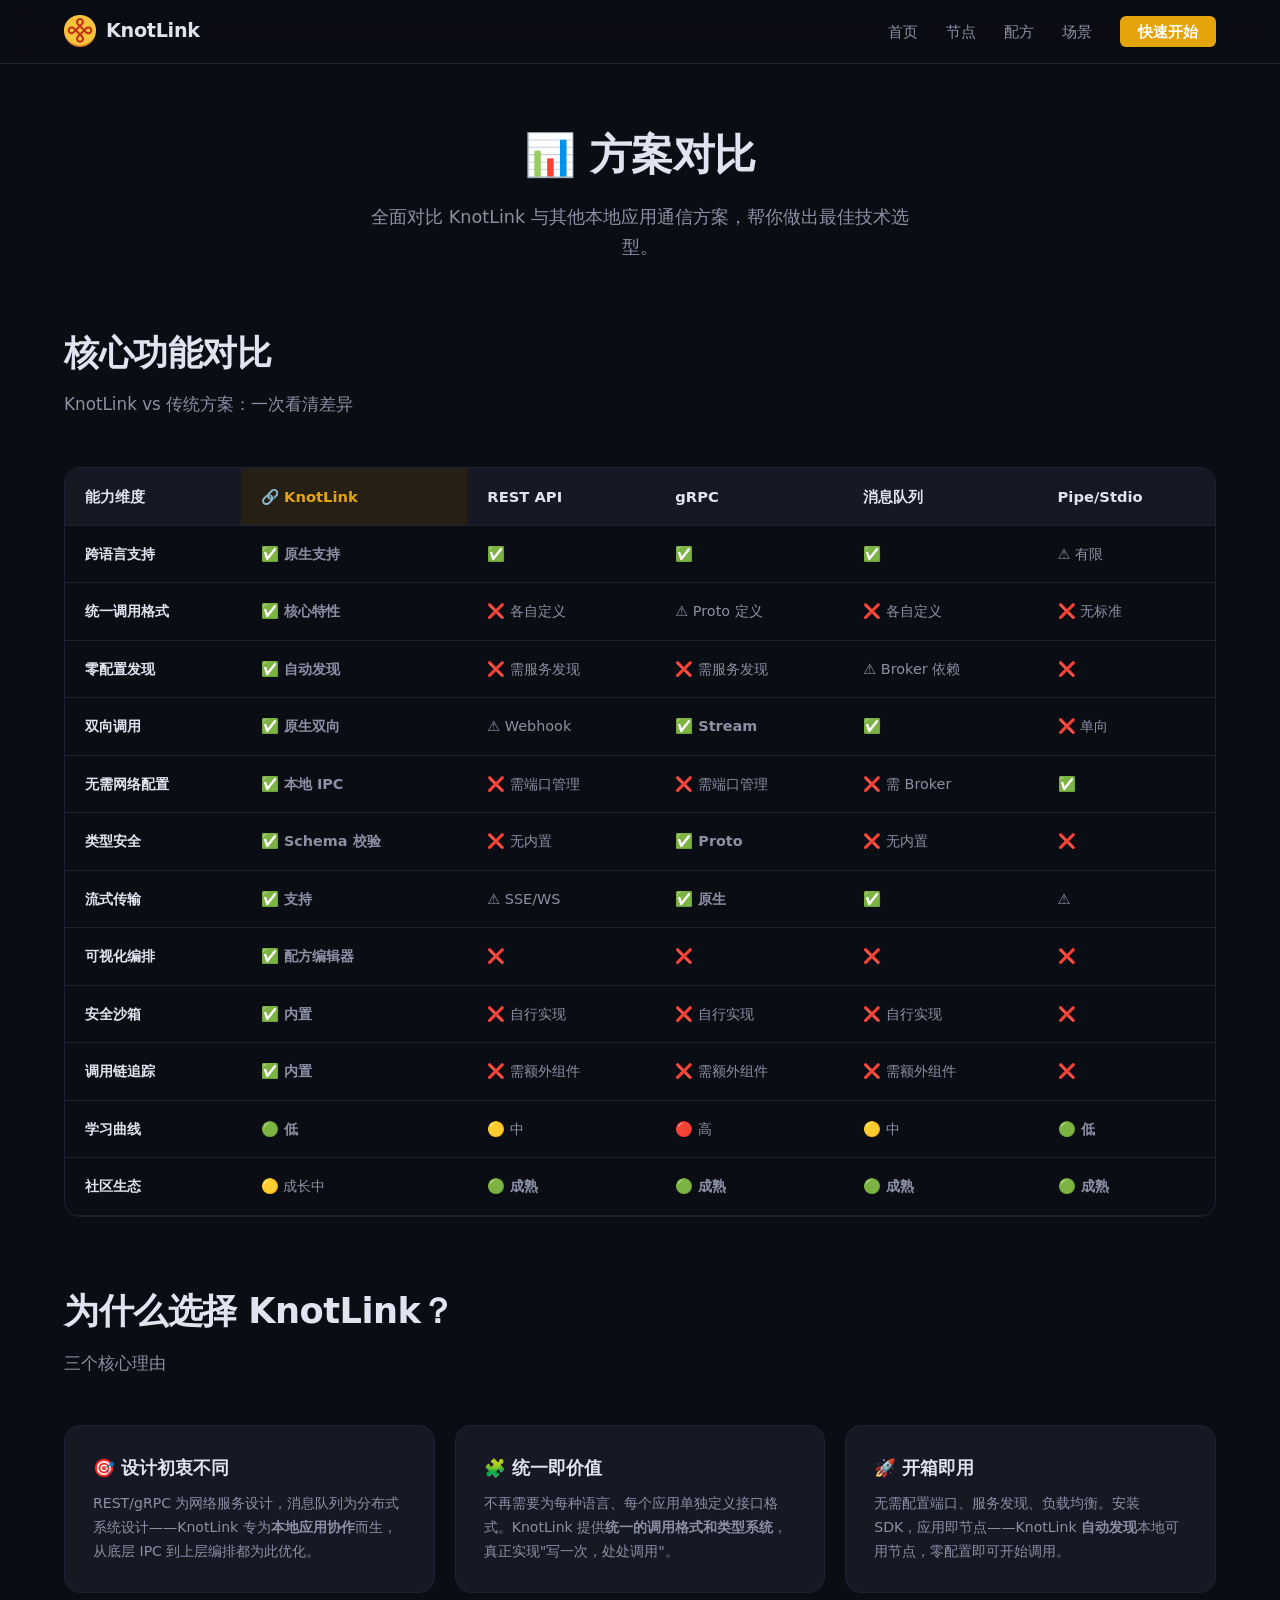
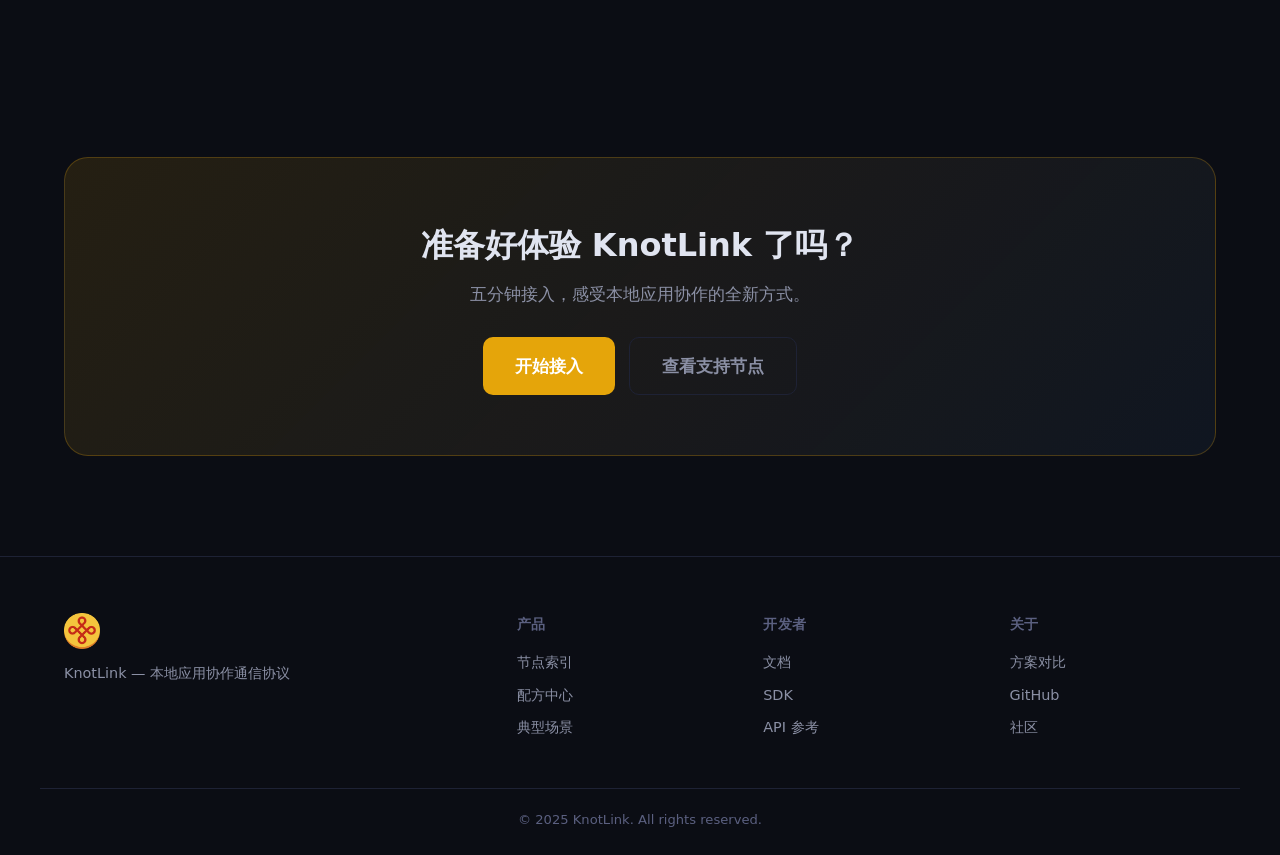
<file: compare.html>
<!DOCTYPE html>
<html lang="zh-CN">
<head>
    <meta charset="UTF-8">
    <meta name="viewport" content="width=device-width, initial-scale=1.0">
    <title>方案对比 — KnotLink</title>
    <link rel="stylesheet" href="styles.css">
    <style>
        .page-hero { padding: 120px 0 60px; text-align: center; }
        .page-hero h1 { font-size: 2.6rem; font-weight: 800; letter-spacing: -0.5px; margin-bottom: 12px; }
        .page-hero p { color: var(--color-text-dim); font-size: 1.1rem; max-width: 560px; margin: 0 auto; }

        .compare-table-wrap { overflow-x: auto; margin-bottom: 64px; border-radius: var(--radius-lg); border: 1px solid var(--color-border); }
        .compare-table { width: 100%; border-collapse: collapse; min-width: 720px; }
        .compare-table th, .compare-table td { padding: 16px 20px; text-align: left; }
        .compare-table thead th { background: var(--color-bg-card); font-weight: 700; font-size: 0.92rem; border-bottom: 1px solid var(--color-border); }
        .compare-table thead th:first-child { border-radius: var(--radius-lg) 0 0 0; }
        .compare-table thead th.highlight-col { background: rgba(229, 165, 10,.12); color: var(--color-accent); }
        .compare-table tbody td { border-bottom: 1px solid var(--color-border); font-size: 0.9rem; color: var(--color-text-dim); }
        .compare-table tbody tr:hover td { background: rgba(255,255,255,.02); }
        .compare-table .feat-name { font-weight: 600; color: var(--color-text); }
        .check { color: var(--color-green); font-weight: 700; }
        .cross { color: var(--color-text-muted); }
        .partial { color: var(--color-orange); }

        .insight-grid { display: grid; grid-template-columns: repeat(3, 1fr); gap: 20px; margin-bottom: 64px; }
        .insight-card { background: var(--color-bg-card); border: 1px solid var(--color-border); border-radius: var(--radius-lg); padding: 28px; }
        .insight-card h3 { font-size: 1.1rem; font-weight: 700; margin-bottom: 8px; display: flex; align-items: center; gap: 8px; }
        .insight-card p { font-size: 0.88rem; color: var(--color-text-dim); line-height: 1.7; }

        @media (max-width: 768px) { .insight-grid { grid-template-columns: 1fr; } }
    </style>
</head>
<body>

<nav class="navbar">
    <div class="container nav-inner">
        <a href="index.html" class="nav-brand">
            <img src="logo.png" alt="KnotLink" class="nav-logo-small">
            <span>KnotLink</span>
        </a>
        <ul class="nav-links">
            <li><a href="index.html">首页</a></li>
            <li><a href="nodes.html">节点</a></li>
            <li><a href="recipes.html">配方</a></li>
            <li><a href="scenarios.html">场景</a></li>
            <li><a href="tutorials.html" class="btn-nav">快速开始</a></li>
        </ul>
    </div>
</nav>

<section class="page-hero">
    <div class="container">
        <h1>📊 方案对比</h1>
        <p>全面对比 KnotLink 与其他本地应用通信方案，帮你做出最佳技术选型。</p>
    </div>
</section>

<section class="section" style="padding-top:0">
    <div class="container">

        <h2 class="section-title">核心功能对比</h2>
        <p class="section-subtitle">KnotLink vs 传统方案：一次看清差异</p>

        <div class="compare-table-wrap">
            <table class="compare-table">
                <thead>
                    <tr>
                        <th>能力维度</th>
                        <th class="highlight-col">🔗 KnotLink</th>
                        <th>REST API</th>
                        <th>gRPC</th>
                        <th>消息队列</th>
                        <th>Pipe/Stdio</th>
                    </tr>
                </thead>
                <tbody>
                    <tr><td class="feat-name">跨语言支持</td><td class="check">✅ 原生支持</td><td class="check">✅</td><td class="check">✅</td><td class="check">✅</td><td class="partial">⚠️ 有限</td></tr>
                    <tr><td class="feat-name">统一调用格式</td><td class="check">✅ 核心特性</td><td class="cross">❌ 各自定义</td><td class="partial">⚠️ Proto 定义</td><td class="cross">❌ 各自定义</td><td class="cross">❌ 无标准</td></tr>
                    <tr><td class="feat-name">零配置发现</td><td class="check">✅ 自动发现</td><td class="cross">❌ 需服务发现</td><td class="cross">❌ 需服务发现</td><td class="partial">⚠️ Broker 依赖</td><td class="cross">❌</td></tr>
                    <tr><td class="feat-name">双向调用</td><td class="check">✅ 原生双向</td><td class="partial">⚠️ Webhook</td><td class="check">✅ Stream</td><td class="check">✅</td><td class="cross">❌ 单向</td></tr>
                    <tr><td class="feat-name">无需网络配置</td><td class="check">✅ 本地 IPC</td><td class="cross">❌ 需端口管理</td><td class="cross">❌ 需端口管理</td><td class="cross">❌ 需 Broker</td><td class="check">✅</td></tr>
                    <tr><td class="feat-name">类型安全</td><td class="check">✅ Schema 校验</td><td class="cross">❌ 无内置</td><td class="check">✅ Proto</td><td class="cross">❌ 无内置</td><td class="cross">❌</td></tr>
                    <tr><td class="feat-name">流式传输</td><td class="check">✅ 支持</td><td class="partial">⚠️ SSE/WS</td><td class="check">✅ 原生</td><td class="check">✅</td><td class="partial">⚠️</td></tr>
                    <tr><td class="feat-name">可视化编排</td><td class="check">✅ 配方编辑器</td><td class="cross">❌</td><td class="cross">❌</td><td class="cross">❌</td><td class="cross">❌</td></tr>
                    <tr><td class="feat-name">安全沙箱</td><td class="check">✅ 内置</td><td class="cross">❌ 自行实现</td><td class="cross">❌ 自行实现</td><td class="cross">❌ 自行实现</td><td class="cross">❌</td></tr>
                    <tr><td class="feat-name">调用链追踪</td><td class="check">✅ 内置</td><td class="cross">❌ 需额外组件</td><td class="cross">❌ 需额外组件</td><td class="cross">❌ 需额外组件</td><td class="cross">❌</td></tr>
                    <tr><td class="feat-name">学习曲线</td><td class="check">🟢 低</td><td class="partial">🟡 中</td><td class="partial">🔴 高</td><td class="partial">🟡 中</td><td class="check">🟢 低</td></tr>
                    <tr><td class="feat-name">社区生态</td><td class="partial">🟡 成长中</td><td class="check">🟢 成熟</td><td class="check">🟢 成熟</td><td class="check">🟢 成熟</td><td class="check">🟢 成熟</td></tr>
                </tbody>
            </table>
        </div>

        <h2 class="section-title">为什么选择 KnotLink？</h2>
        <p class="section-subtitle">三个核心理由</p>

        <div class="insight-grid">
            <div class="insight-card">
                <h3>🎯 设计初衷不同</h3>
                <p>REST/gRPC 为网络服务设计，消息队列为分布式系统设计——KnotLink 专为<strong>本地应用协作</strong>而生，从底层 IPC 到上层编排都为此优化。</p>
            </div>
            <div class="insight-card">
                <h3>🧩 统一即价值</h3>
                <p>不再需要为每种语言、每个应用单独定义接口格式。KnotLink 提供<strong>统一的调用格式和类型系统</strong>，真正实现"写一次，处处调用"。</p>
            </div>
            <div class="insight-card">
                <h3>🚀 开箱即用</h3>
                <p>无需配置端口、服务发现、负载均衡。安装 SDK，应用即节点——KnotLink <strong>自动发现</strong>本地可用节点，零配置即可开始调用。</p>
            </div>
        </div>
    </div>
</section>

<section class="section cta-section" style="padding-top:0">
    <div class="container">
        <div class="cta-box">
            <h2>准备好体验 KnotLink 了吗？</h2>
            <p>五分钟接入，感受本地应用协作的全新方式。</p>
            <div class="cta-actions">
                <a href="tutorials.html" class="btn btn-primary btn-lg">开始接入</a>
                <a href="nodes.html" class="btn btn-outline btn-lg">查看支持节点</a>
            </div>
        </div>
    </div>
</section>

<footer class="footer">
    <div class="container footer-grid">
        <div class="footer-brand">
            <img src="logo.png" alt="KnotLink" class="footer-logo">
            <p>KnotLink — 本地应用协作通信协议</p>
        </div>
        <div class="footer-links">
            <h4>产品</h4>
            <a href="nodes.html">节点索引</a>
            <a href="recipes.html">配方中心</a>
            <a href="scenarios.html">典型场景</a>
        </div>
        <div class="footer-links">
            <h4>开发者</h4>
            <a href="https://docs.knotlink.cn" target="_blank">文档</a>
            <a href="https://github.com/KnotLink-Protocol/KnotLinkSDK" target="_blank">SDK</a>
            <a href="https://docs.knotlink.cn/protocol-standard/function-spec" target="_blank">API 参考</a>
        </div>
        <div class="footer-links">
            <h4>关于</h4>
            <a href="compare.html">方案对比</a>
            <a href="https://github.com/KnotLink-Protocol" target="_blank">GitHub</a>
            <a href="https://github.com/KnotLink-Protocol" target="_blank">社区</a>
        </div>
    </div>
    <div class="container footer-bottom">
        <p>&copy; 2025 KnotLink. All rights reserved.</p>
    </div>
</footer>

</body>
</html>
</file>
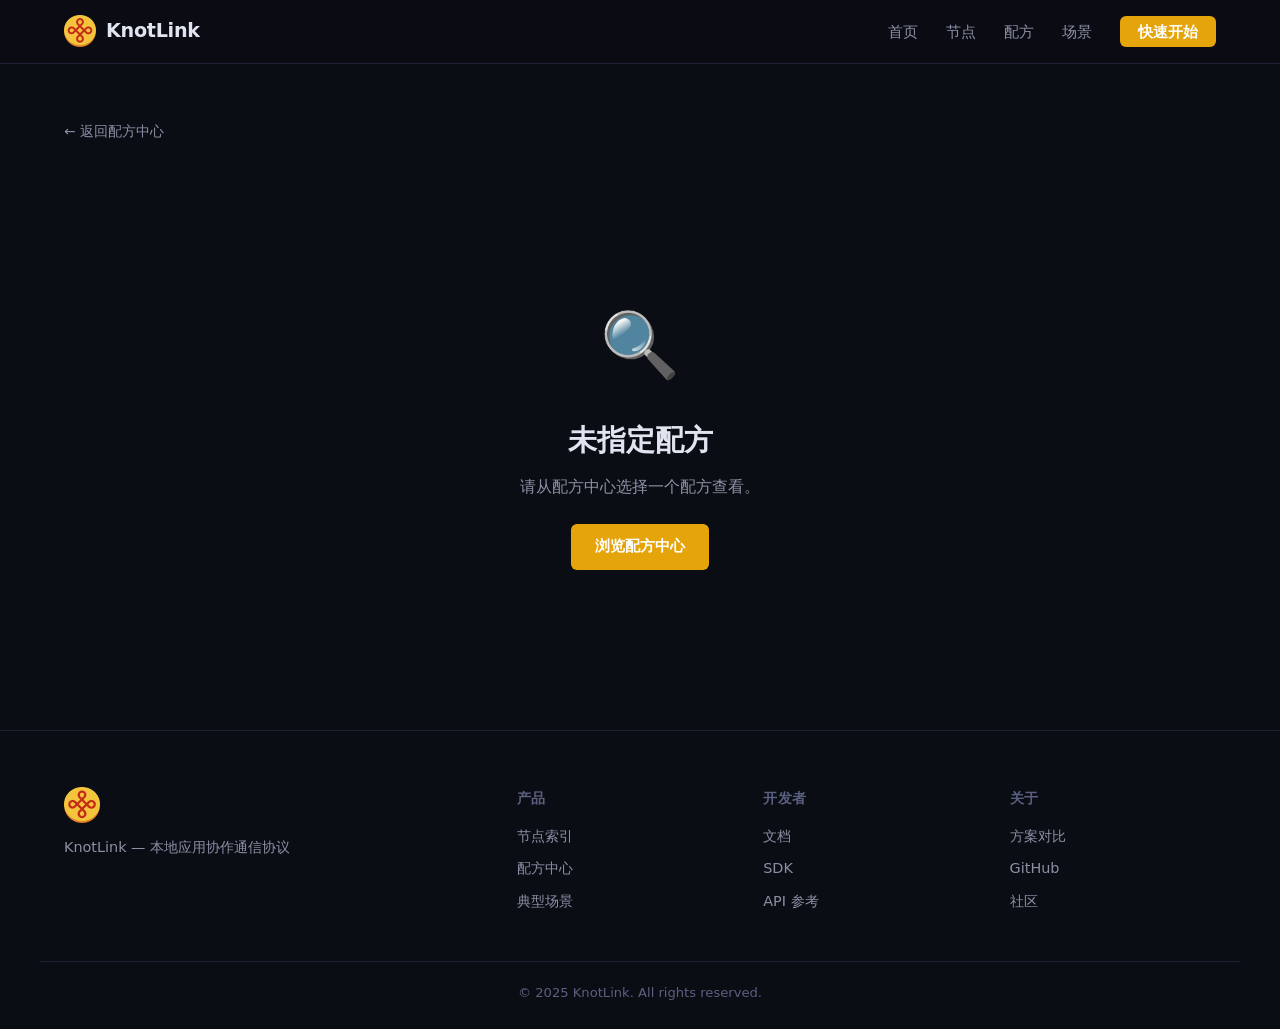
<file: recipe-detail.html>
<!DOCTYPE html>
<html lang="zh-CN">
<head>
    <meta charset="UTF-8">
    <meta name="viewport" content="width=device-width, initial-scale=1.0">
    <title id="pageTitle">配方详情 — KnotLink</title>
    <link rel="stylesheet" href="styles.css">
    <style>
        .page-hero { padding: 120px 0 40px; }
        .breadcrumb { color: var(--color-text-muted); font-size: 0.85rem; margin-bottom: 28px; }
        .breadcrumb a { color: var(--color-text-dim); transition: color .2s; }
        .breadcrumb a:hover { color: var(--color-text); }

        .recipe-hero { display: flex; gap: 28px; align-items: flex-start; margin-bottom: 40px; flex-wrap: wrap; }
        .recipe-hero-icon { width: 96px; height: 96px; border-radius: var(--radius-lg); background: rgba(229, 165, 10,.1); display: flex; align-items: center; justify-content: center; font-size: 3rem; flex-shrink: 0; border: 1px solid var(--color-border); }
        .recipe-hero-info { flex: 1; min-width: 280px; }
        .recipe-hero-info h1 { font-size: 2.2rem; font-weight: 800; margin-bottom: 6px; letter-spacing: -0.5px; }
        .recipe-hero-meta { display: flex; gap: 14px; flex-wrap: wrap; align-items: center; margin-bottom: 12px; font-size: 0.9rem; color: var(--color-text-dim); }
        .recipe-hero-meta .badge { padding: 4px 12px; border-radius: 99px; font-size: 0.78rem; font-weight: 700; }
        .badge-python { background: rgba(96,165,250,.15); color: var(--color-blue); }
        .badge-version { background: rgba(52,211,153,.15); color: var(--color-green); }
        .recipe-hero-desc { font-size: 1.05rem; color: var(--color-text-dim); line-height: 1.8; max-width: 720px; }

        .detail-grid { display: grid; grid-template-columns: 1fr 1fr; gap: 20px; margin-bottom: 48px; }
        .detail-card { background: var(--color-bg-card); border: 1px solid var(--color-border); border-radius: var(--radius-lg); padding: 28px; }
        .detail-card.full-width { grid-column: 1 / -1; }
        .detail-card h3 { font-size: 1.1rem; font-weight: 700; margin-bottom: 16px; display: flex; align-items: center; gap: 8px; }

        .tag-list { display: flex; flex-wrap: wrap; gap: 8px; }
        .tag-list span { padding: 6px 14px; border-radius: 99px; font-size: 0.82rem; background: rgba(229, 165, 10,.08); color: var(--color-accent); border: 1px solid rgba(229, 165, 10,.15); }

        .app-link-card { background: var(--color-bg-alt); border-radius: var(--radius-md); padding: 16px; border: 1px solid var(--color-border); display: flex; align-items: center; gap: 14px; transition: all .2s; }
        .app-link-card:hover { border-color: rgba(229, 165, 10,.3); }
        .app-link-card .al-icon { font-size: 1.6rem; }
        .app-link-card .al-info { flex: 1; }
        .app-link-card .al-name { font-weight: 700; font-size: 0.95rem; }
        .app-link-card .al-role { font-size: 0.78rem; color: var(--color-text-muted); }
        .app-link-card .al-meta { font-size: 0.72rem; color: var(--color-text-muted); font-family: var(--font-mono); margin-top: 2px; }
        .app-link-card .al-arrow { color: var(--color-text-muted); font-size: 1.2rem; }

        .info-table { width: 100%; font-size: 0.88rem; }
        .info-table tr { border-bottom: 1px solid rgba(255,255,255,.03); }
        .info-table td { padding: 10px 0; }
        .info-table td:first-child { color: var(--color-text-muted); width: 100px; font-weight: 600; }
        .info-table td:last-child { color: var(--color-text-dim); font-family: var(--font-mono); font-size: 0.82rem; }

        .dep-list { display: flex; flex-direction: column; gap: 6px; }
        .dep-list .dep-item { font-family: var(--font-mono); font-size: 0.82rem; color: var(--color-text-dim); padding: 6px 12px; background: var(--color-bg-alt); border-radius: var(--radius-sm); }

        .action-bar { display: flex; gap: 12px; flex-wrap: wrap; margin-bottom: 48px; }
        .action-bar .btn { display: inline-flex; align-items: center; gap: 6px; }

        .recipe-404 { text-align: center; padding: 120px 20px; }
        .recipe-404 .big-icon { font-size: 4rem; margin-bottom: 16px; }
        .recipe-404 h2 { font-size: 1.8rem; margin-bottom: 8px; }
        .recipe-404 p { color: var(--color-text-dim); margin-bottom: 24px; }

        @media (max-width: 768px) { .detail-grid { grid-template-columns: 1fr; } }
    </style>
</head>
<body>

<nav class="navbar">
    <div class="container nav-inner">
        <a href="index.html" class="nav-brand">
            <img src="logo.png" alt="KnotLink" class="nav-logo-small">
            <span>KnotLink</span>
        </a>
        <ul class="nav-links">
            <li><a href="index.html">首页</a></li>
            <li><a href="nodes.html">节点</a></li>
            <li><a href="recipes.html">配方</a></li>
            <li><a href="scenarios.html">场景</a></li>
            <li><a href="tutorials.html" class="btn-nav">快速开始</a></li>
        </ul>
    </div>
</nav>

<section class="page-hero">
    <div class="container">
        <div class="breadcrumb">
            <a href="recipes.html">← 返回配方中心</a>
        </div>
        <div id="recipeDetail">
            <!-- JS 动态渲染 -->
        </div>
    </div>
</section>

<footer class="footer">
    <div class="container footer-grid">
        <div class="footer-brand">
            <img src="logo.png" alt="KnotLink" class="footer-logo">
            <p>KnotLink — 本地应用协作通信协议</p>
        </div>
        <div class="footer-links">
            <h4>产品</h4>
            <a href="nodes.html">节点索引</a>
            <a href="recipes.html">配方中心</a>
            <a href="scenarios.html">典型场景</a>
        </div>
        <div class="footer-links">
            <h4>开发者</h4>
            <a href="https://docs.knotlink.cn" target="_blank">文档</a>
            <a href="https://github.com/KnotLink-Protocol/KnotLinkSDK" target="_blank">SDK</a>
            <a href="https://docs.knotlink.cn/protocol-standard/function-spec" target="_blank">API 参考</a>
        </div>
        <div class="footer-links">
            <h4>关于</h4>
            <a href="compare.html">方案对比</a>
            <a href="https://github.com/KnotLink-Protocol" target="_blank">GitHub</a>
            <a href="https://github.com/KnotLink-Protocol" target="_blank">社区</a>
        </div>
    </div>
    <div class="container footer-bottom">
        <p>&copy; 2025 KnotLink. All rights reserved.</p>
    </div>
</footer>

<script src="nodes-data.js"></script>
<script src="recipes-data.js"></script>
<script>
// =============================================
// Recipe Detail Page
// =============================================

function getRecipes() {
    return window.__KNOTLINK_RECIPES__ || [];
}

function getNodes() {
    return window.__KNOTLINK_NODES__ || [];
}

function getRecipeById(id) {
    return getRecipes().find(r => r.id === id);
}

function buildNodeAppIdMap() {
    const map = {}; // app_id → node
    const nodes = getNodes();
    for (const node of nodes) {
        // Map by appId from manifest
        if (node.appId) map[node.appId] = node;
        // Also map by id (directory name)
        if (node.id) map[node.id] = node;
    }
    return map;
}

function render() {
    const params = new URLSearchParams(window.location.search);
    const recipeId = params.get('id');
    const container = document.getElementById('recipeDetail');

    if (!recipeId) {
        container.innerHTML = `
            <div class="recipe-404">
                <div class="big-icon">🔍</div>
                <h2>未指定配方</h2>
                <p>请从配方中心选择一个配方查看。</p>
                <a href="recipes.html" class="btn btn-primary">浏览配方中心</a>
            </div>`;
        document.title = '配方详情 — KnotLink';
        return;
    }

    const recipe = getRecipeById(recipeId);

    if (!recipe) {
        container.innerHTML = `
            <div class="recipe-404">
                <div class="big-icon">🧪</div>
                <h2>配方未找到</h2>
                <p>找不到 id 为 "${recipeId}" 的配方。它可能已被移除或链接有误。</p>
                <a href="recipes.html" class="btn btn-primary">浏览配方中心</a>
            </div>`;
        document.title = '配方未找到 — KnotLink';
        return;
    }

    document.title = `${recipe.name} — KnotLink 配方`;
    document.getElementById('pageTitle').textContent = `${recipe.name} — KnotLink 配方`;

    const nodeMap = buildNodeAppIdMap();

    // Build linked apps HTML
    const linkedAppsHtml = recipe.links.map(link => {
        const node = nodeMap[link.app_id];
        const nodeLink = node
            ? `<a href="node-detail.html?id=${encodeURIComponent(node.id)}" class="app-link-card" style="text-decoration:none;color:inherit">`
            : `<div class="app-link-card">`;
        const nodeEnd = node ? `</a>` : `</div>`;
        return `${nodeLink}
            <div class="al-icon">🧩</div>
            <div class="al-info">
                <div class="al-name">${link.app_name}</div>
                <div class="al-role">${link.role}</div>
            </div>
            <div class="al-meta">${link.app_id} &ge; ${link.min_version}</div>
            ${node ? '<span class="al-arrow">→</span>' : ''}
        ${nodeEnd}`;
    }).join('');

    // Build dependencies HTML
    let depsHtml = '<p style="color:var(--color-text-muted);font-size:0.86rem">无特殊依赖</p>';
    if (recipe.requires) {
        const parts = [];
        if (recipe.requires.python) {
            parts.push(`<div class="dep-item">🐍 Python ${recipe.requires.python}</div>`);
        }
        if (recipe.requires.packages && recipe.requires.packages.length > 0) {
            parts.push(...recipe.requires.packages.map(p => `<div class="dep-item">📦 ${p}</div>`));
        }
        if (parts.length > 0) depsHtml = parts.join('');
    }

    container.innerHTML = `
        <div class="recipe-hero">
            <div class="recipe-hero-icon">${recipe.icon}</div>
            <div class="recipe-hero-info">
                <h1>${recipe.name}</h1>
                <div class="recipe-hero-meta">
                    <span class="badge badge-python">Python</span>
                    <span class="badge badge-version">v${recipe.version}</span>
                    <span>👤 ${recipe.author}</span>
                    ${recipe.license ? `<span>📜 ${recipe.license}</span>` : ''}
                </div>
                <p class="recipe-hero-desc">${recipe.description}</p>
            </div>
        </div>

        <div class="action-bar">
            <a href="recipes-market/${recipe.path}" class="btn btn-primary" download>
                ⬇ 下载配方文件
            </a>
            <a href="https://github.com/KnotLink-Protocol/KNodeIndex/blob/master/recipes-market/${recipe.path}" target="_blank" class="btn btn-outline">
                📂 在 GitHub 查看源码
            </a>
        </div>

        <div class="detail-grid">
            <div class="detail-card">
                <h3>🔗 联动应用 (${recipe.links.length})</h3>
                <div style="display:flex;flex-direction:column;gap:10px">
                    ${linkedAppsHtml}
                </div>
            </div>

            <div class="detail-card">
                <h3>🏷️ 标签</h3>
                <div class="tag-list">
                    ${recipe.tags.map(t => `<span>${t}</span>`).join('')}
                </div>
            </div>

            <div class="detail-card">
                <h3>📋 基本信息</h3>
                <table class="info-table">
                    <tr><td>配方 ID</td><td>${recipe.id}</td></tr>
                    <tr><td>版本</td><td>v${recipe.version}</td></tr>
                    <tr><td>作者</td><td>${recipe.author}</td></tr>
                    <tr><td>许可证</td><td>${recipe.license || '未指定'}</td></tr>
                    ${recipe.created ? `<tr><td>创建日期</td><td>${recipe.created}</td></tr>` : ''}
                    ${recipe.updated ? `<tr><td>更新日期</td><td>${recipe.updated}</td></tr>` : ''}
                </table>
            </div>

            <div class="detail-card">
                <h3>📦 依赖要求</h3>
                <div class="dep-list">${depsHtml}</div>
            </div>
        </div>
    `;
}

document.addEventListener('DOMContentLoaded', render);
</script>
</body>
</html>
</file>
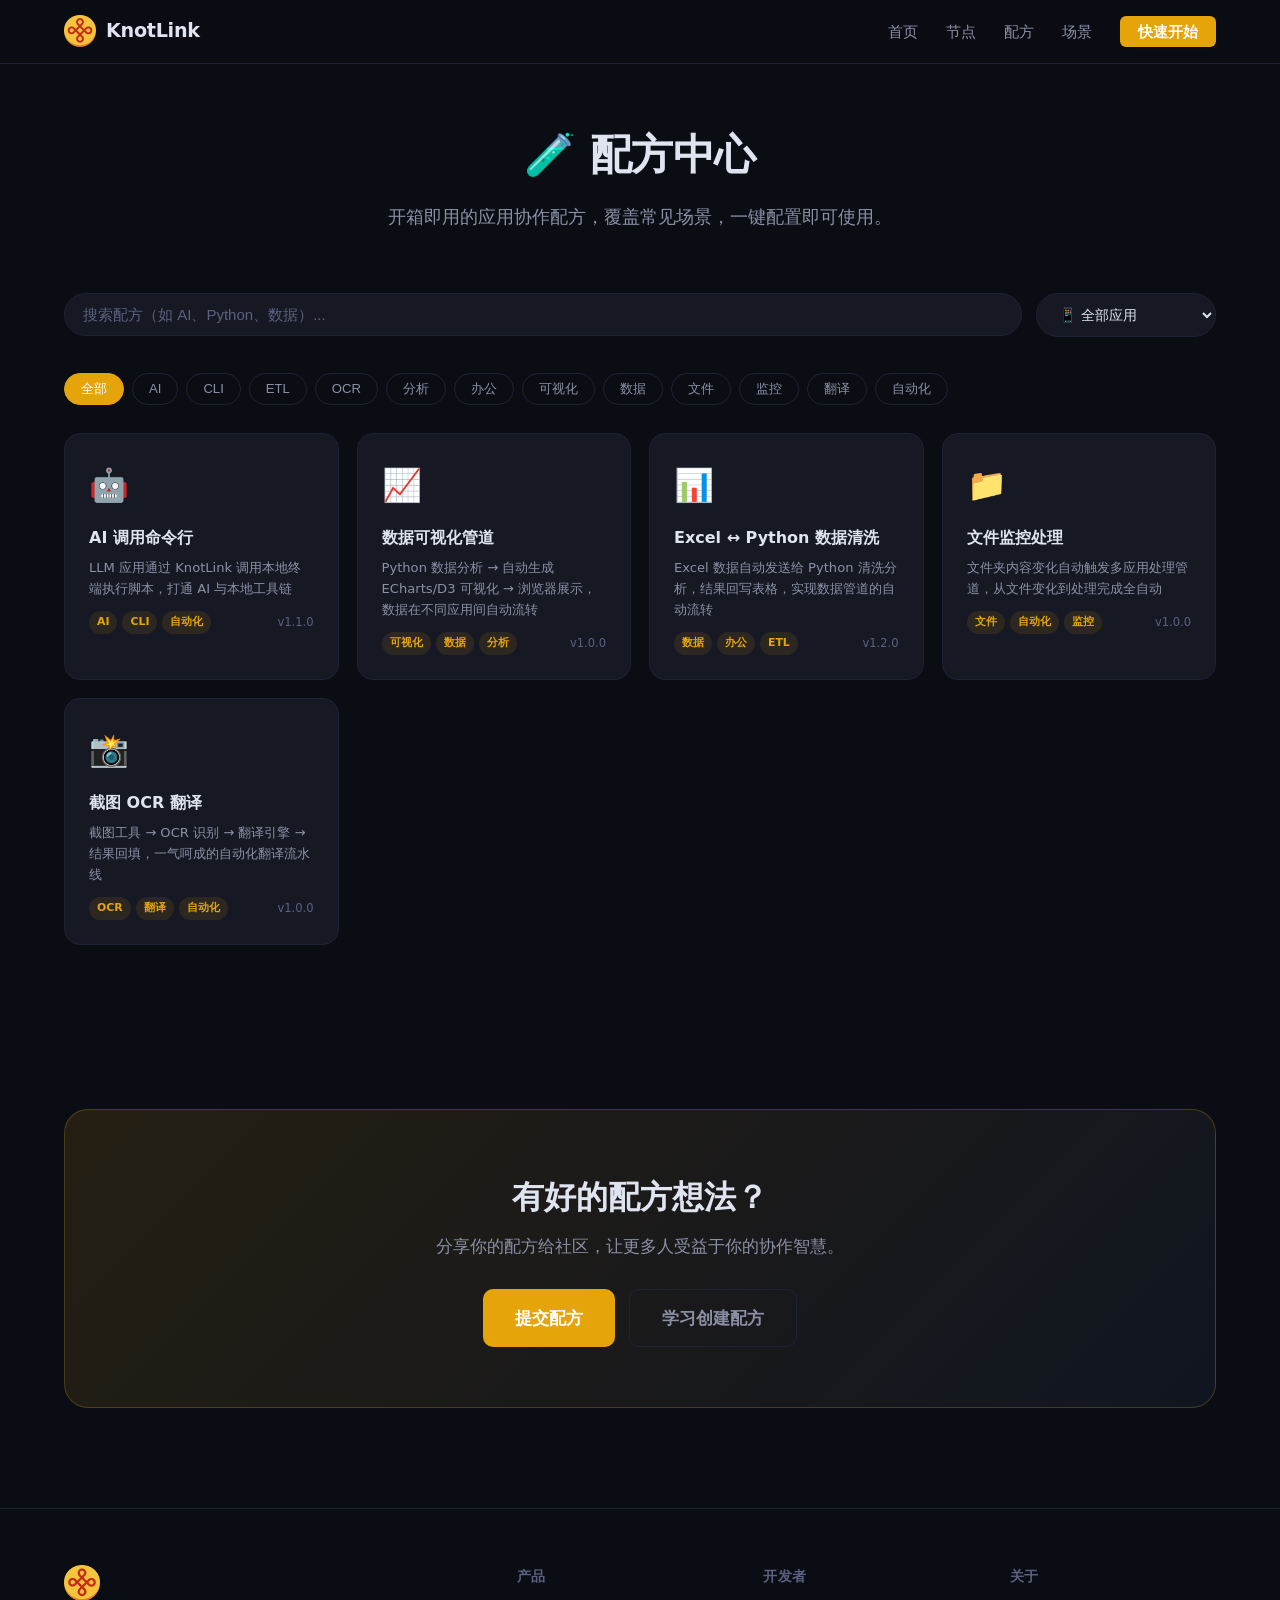
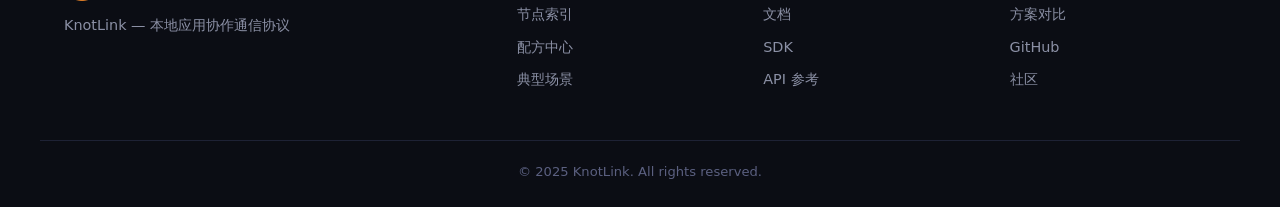
<file: recipes.html>
<!DOCTYPE html>
<html lang="zh-CN">
<head>
    <meta charset="UTF-8">
    <meta name="viewport" content="width=device-width, initial-scale=1.0">
    <title>配方中心 — KnotLink</title>
    <link rel="stylesheet" href="styles.css">
    <style>
        .page-hero { padding: 120px 0 60px; text-align: center; }
        .page-hero h1 { font-size: 2.6rem; font-weight: 800; letter-spacing: -0.5px; margin-bottom: 12px; }
        .page-hero p { color: var(--color-text-dim); font-size: 1.1rem; max-width: 560px; margin: 0 auto; }

        .recipe-toolbar { display: flex; gap: 14px; margin-bottom: 36px; flex-wrap: wrap; align-items: center; }
        .recipe-search { flex: 1; min-width: 240px; }
        .recipe-search input { width: 100%; padding: 12px 18px; border-radius: 99px; border: 1px solid var(--color-border); background: var(--color-bg-card); color: var(--color-text); font-size: 0.94rem; outline: none; transition: border-color .2s; }
        .recipe-search input:focus { border-color: var(--color-accent); }
        .recipe-search input::placeholder { color: var(--color-text-muted); }
        .recipe-tags-filter { display: flex; gap: 8px; flex-wrap: wrap; }
        .recipe-tags-filter button { padding: 6px 16px; border-radius: 99px; border: 1px solid var(--color-border); background: transparent; color: var(--color-text-dim); cursor: pointer; font-size: 0.82rem; transition: all .2s; }
        .recipe-tags-filter button.active, .recipe-tags-filter button:hover { background: var(--color-accent); color: #fff; border-color: var(--color-accent); }
        .recipe-app-filter select { padding: 12px 18px; border-radius: 99px; border: 1px solid var(--color-border); background: var(--color-bg-card); color: var(--color-text); font-size: 0.88rem; outline: none; cursor: pointer; transition: border-color .2s; min-width: 180px; }
        .recipe-app-filter select:focus { border-color: var(--color-accent); }
        .recipe-app-filter select option { background: var(--color-bg-card); color: var(--color-text); }

        .recipe-grid { display: grid; grid-template-columns: repeat(auto-fill, minmax(260px, 1fr)); gap: 18px; margin-bottom: 64px; }

        .recipe-card { background: var(--color-bg-card); border: 1px solid var(--color-border); border-radius: var(--radius-lg); padding: 24px; transition: all .3s; cursor: pointer; }
        .recipe-card:hover { border-color: rgba(229, 165, 10,.4); background: var(--color-bg-card-hover); transform: translateY(-3px); box-shadow: 0 8px 28px rgba(0,0,0,.25); }
        .recipe-card .rc-icon { font-size: 2rem; margin-bottom: 12px; }
        .recipe-card .rc-name { font-weight: 700; font-size: 1rem; margin-bottom: 6px; }
        .recipe-card .rc-desc { font-size: 0.82rem; color: var(--color-text-dim); line-height: 1.6; margin-bottom: 12px; }
        .recipe-card .rc-footer { display: flex; justify-content: space-between; align-items: center; }
        .recipe-card .rc-tags { display: flex; gap: 5px; flex-wrap: wrap; }
        .recipe-card .rc-tags span { padding: 2px 8px; border-radius: 99px; font-size: 0.68rem; font-weight: 600; background: rgba(229, 165, 10,.1); color: var(--color-accent); }
        .recipe-card .rc-uses { font-size: 0.72rem; color: var(--color-text-muted); }
    </style>
</head>
<body>

<nav class="navbar">
    <div class="container nav-inner">
        <a href="index.html" class="nav-brand">
            <img src="logo.png" alt="KnotLink" class="nav-logo-small">
            <span>KnotLink</span>
        </a>
        <ul class="nav-links">
            <li><a href="index.html">首页</a></li>
            <li><a href="nodes.html">节点</a></li>
            <li><a href="recipes.html">配方</a></li>
            <li><a href="scenarios.html">场景</a></li>
            <li><a href="tutorials.html" class="btn-nav">快速开始</a></li>
        </ul>
    </div>
</nav>

<section class="page-hero">
    <div class="container">
        <h1>🧪 配方中心</h1>
        <p>开箱即用的应用协作配方，覆盖常见场景，一键配置即可使用。</p>
    </div>
</section>

<section class="section" style="padding-top:0">
    <div class="container">

        <div class="recipe-toolbar">
            <div class="recipe-search">
                <input type="text" id="recipeSearch" placeholder="搜索配方（如 AI、Python、数据）...">
            </div>
            <div class="recipe-app-filter">
                <select id="appFilter">
                    <option value="all">📱 全部应用</option>
                    <!-- JS 动态生成 -->
                </select>
            </div>
        </div>
        <div class="recipe-tags-filter" id="tagFilters">
            <button class="active" data-tag="all">全部</button>
            <!-- JS 动态生成 -->
        </div>

        <div class="recipe-grid" id="recipeGrid" style="margin-top:28px">
            <!-- JS 动态生成 -->
        </div>
    </div>
</section>

<section class="section cta-section" style="padding-top:0">
    <div class="container">
        <div class="cta-box">
            <h2>有好的配方想法？</h2>
            <p>分享你的配方给社区，让更多人受益于你的协作智慧。</p>
            <div class="cta-actions">
                <a href="#" class="btn btn-primary btn-lg">提交配方</a>
                <a href="tutorials.html" class="btn btn-outline btn-lg">学习创建配方</a>
            </div>
        </div>
    </div>
</section>

<footer class="footer">
    <div class="container footer-grid">
        <div class="footer-brand">
            <img src="logo.png" alt="KnotLink" class="footer-logo">
            <p>KnotLink — 本地应用协作通信协议</p>
        </div>
        <div class="footer-links">
            <h4>产品</h4>
            <a href="nodes.html">节点索引</a>
            <a href="recipes.html">配方中心</a>
            <a href="scenarios.html">典型场景</a>
        </div>
        <div class="footer-links">
            <h4>开发者</h4>
            <a href="https://docs.knotlink.cn" target="_blank">文档</a>
            <a href="https://github.com/KnotLink-Protocol/KnotLinkSDK" target="_blank">SDK</a>
            <a href="https://docs.knotlink.cn/protocol-standard/function-spec" target="_blank">API 参考</a>
        </div>
        <div class="footer-links">
            <h4>关于</h4>
            <a href="compare.html">方案对比</a>
            <a href="https://github.com/KnotLink-Protocol" target="_blank">GitHub</a>
            <a href="https://github.com/KnotLink-Protocol" target="_blank">社区</a>
        </div>
    </div>
    <div class="container footer-bottom">
        <p>&copy; 2025 KnotLink. All rights reserved.</p>
    </div>
</footer>

<script src="recipes-data.js"></script>
<script>
// =============================================
// Recipe data — from recipes-data.js
// =============================================
function getRecipes() {
    return window.__KNOTLINK_RECIPES__ || [];
}
function getTags() {
    return window.__KNOTLINK_RECIPE_TAGS__ || [];
}
function getApps() {
    return window.__KNOTLINK_RECIPE_APPS__ || [];
}

let activeTag = 'all';
let activeApp = 'all';

// =============================================
// Render tag filter buttons
// =============================================
function renderTagFilters() {
    const container = document.getElementById('tagFilters');
    const allTags = getTags();

    container.innerHTML = '<button class="active" data-tag="all">全部</button>' +
        allTags.map(t => `<button data-tag="${t}">${t}</button>`).join('');

    container.querySelectorAll('button').forEach(btn => {
        btn.addEventListener('click', () => {
            container.querySelectorAll('button').forEach(b => b.classList.remove('active'));
            btn.classList.add('active');
            activeTag = btn.dataset.tag;
            filterRecipes();
        });
    });
}

// =============================================
// Render app filter dropdown
// =============================================
function renderAppFilter() {
    const select = document.getElementById('appFilter');
    const allApps = getApps();

    // Build a unique app_id → app_name map from recipe links
    const appMap = {};
    const recipes = getRecipes();
    for (const r of recipes) {
        for (const link of r.links) {
            if (!appMap[link.app_id]) {
                appMap[link.app_id] = link.app_name || link.app_id;
            }
        }
    }

    for (const [appId, appName] of Object.entries(appMap).sort((a, b) => a[1].localeCompare(b[1]))) {
        const option = document.createElement('option');
        option.value = appId;
        option.textContent = `${appName}`;
        select.appendChild(option);
    }

    select.addEventListener('change', () => {
        activeApp = select.value;
        filterRecipes();
    });
}

// =============================================
// Filter and render recipe grid
// =============================================
function filterRecipes() {
    const search = document.getElementById('recipeSearch').value.toLowerCase();
    const recipes = getRecipes();

    const filtered = recipes.filter(r => {
        // Search filter
        const matchSearch = !search
            || r.name.toLowerCase().includes(search)
            || r.description.toLowerCase().includes(search)
            || r.tags.some(t => t.toLowerCase().includes(search));

        // Tag filter
        const matchTag = activeTag === 'all' || r.tags.includes(activeTag);

        // App filter
        const matchApp = activeApp === 'all' || r.links.some(l => l.app_id === activeApp);

        return matchSearch && matchTag && matchApp;
    });

    const grid = document.getElementById('recipeGrid');

    if (filtered.length === 0) {
        grid.innerHTML = `<div style="grid-column:1/-1;text-align:center;padding:60px 20px;color:var(--color-text-muted)">
            <div style="font-size:3rem;margin-bottom:12px">📭</div>
            <p>没有匹配的配方</p>
            <p style="font-size:0.85rem;margin-top:6px">试试更换筛选条件，或<a href="https://github.com/KnotLink-Protocol/KNodeIndex" style="color:var(--color-accent)">提交新配方</a></p>
        </div>`;
        return;
    }

    grid.innerHTML = filtered.map(r => `
        <a href="recipe-detail.html?id=${encodeURIComponent(r.id)}" class="recipe-card" style="display:block">
            <div class="rc-icon">${r.icon}</div>
            <div class="rc-name">${r.name}</div>
            <div class="rc-desc">${r.description}</div>
            <div class="rc-footer">
                <div class="rc-tags">${r.tags.map(t => `<span>${t}</span>`).join('')}</div>
                <span class="rc-uses" style="font-size:0.72rem;color:var(--color-text-muted)">v${r.version}</span>
            </div>
        </a>
    `).join('');
}

// =============================================
// Init
// =============================================
document.getElementById('recipeSearch').addEventListener('input', filterRecipes);
renderTagFilters();
renderAppFilter();
filterRecipes();
</script>
</body>
</html>
</file>
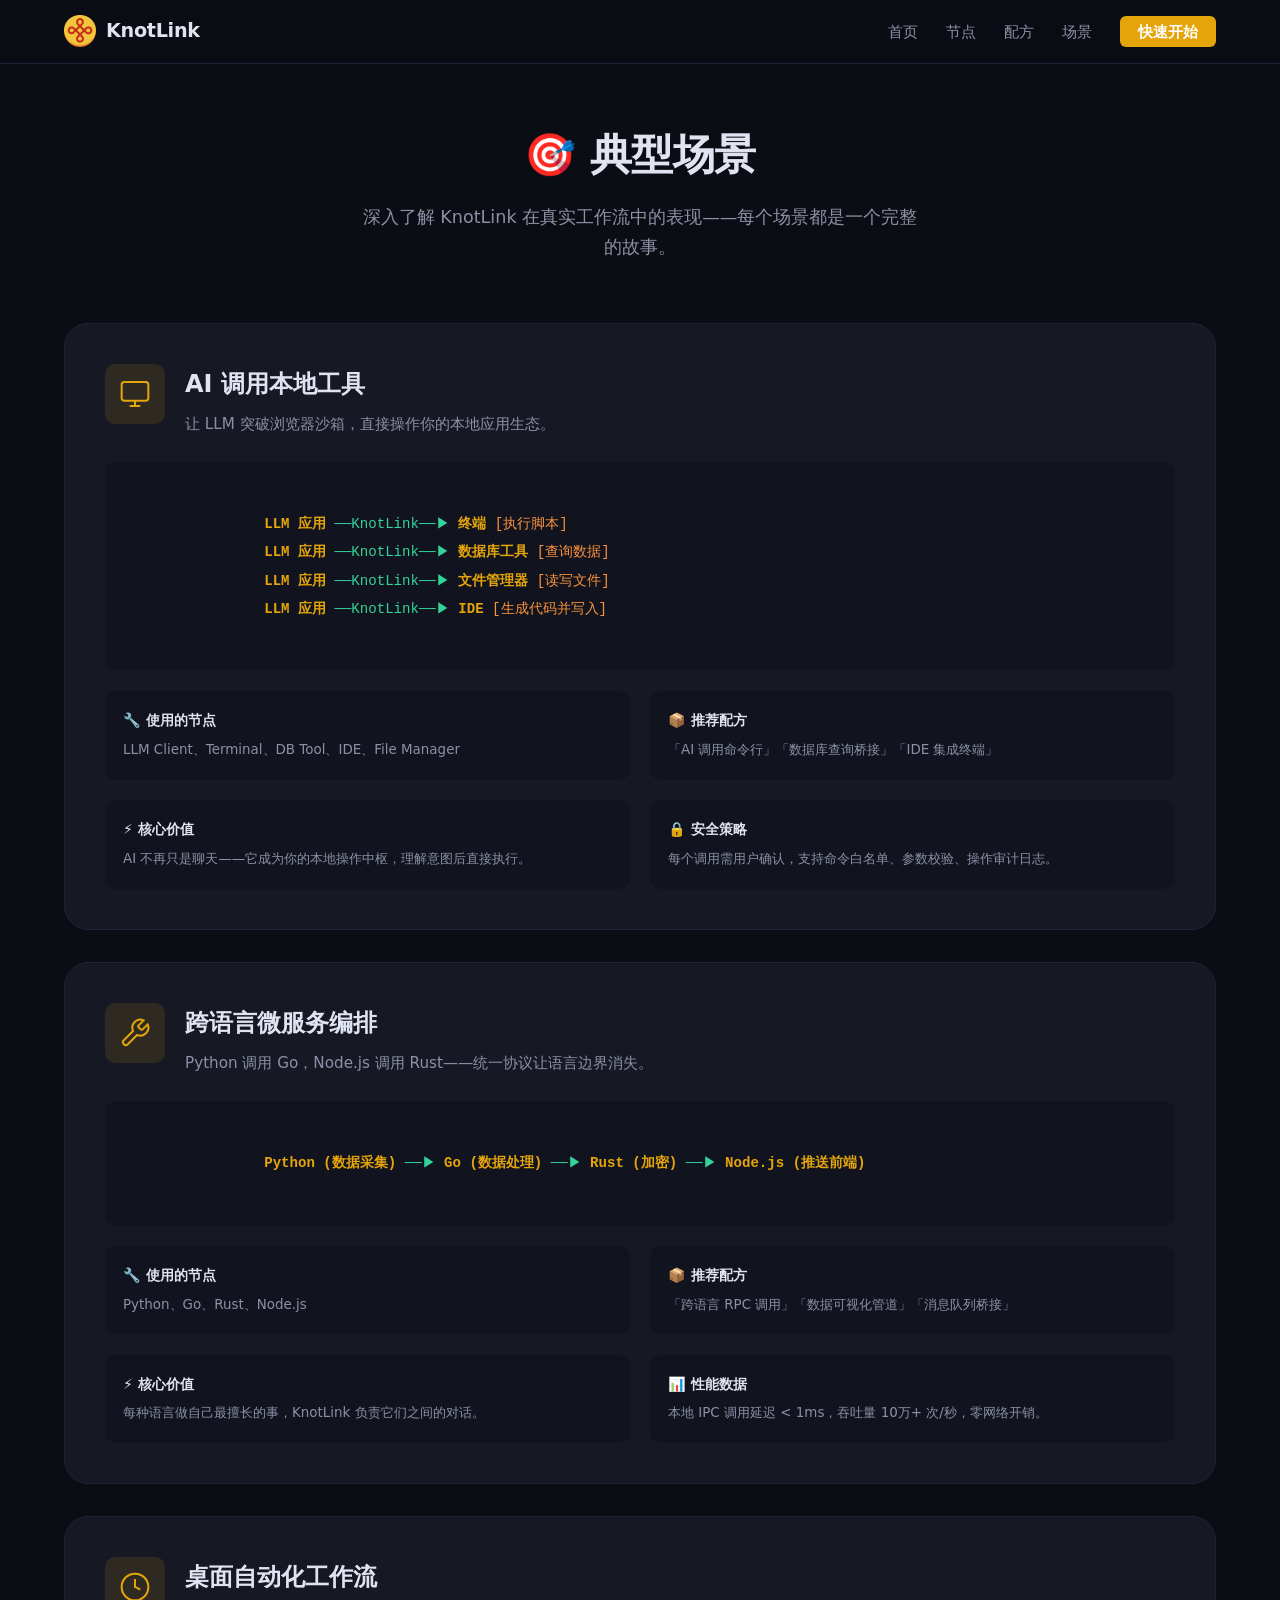
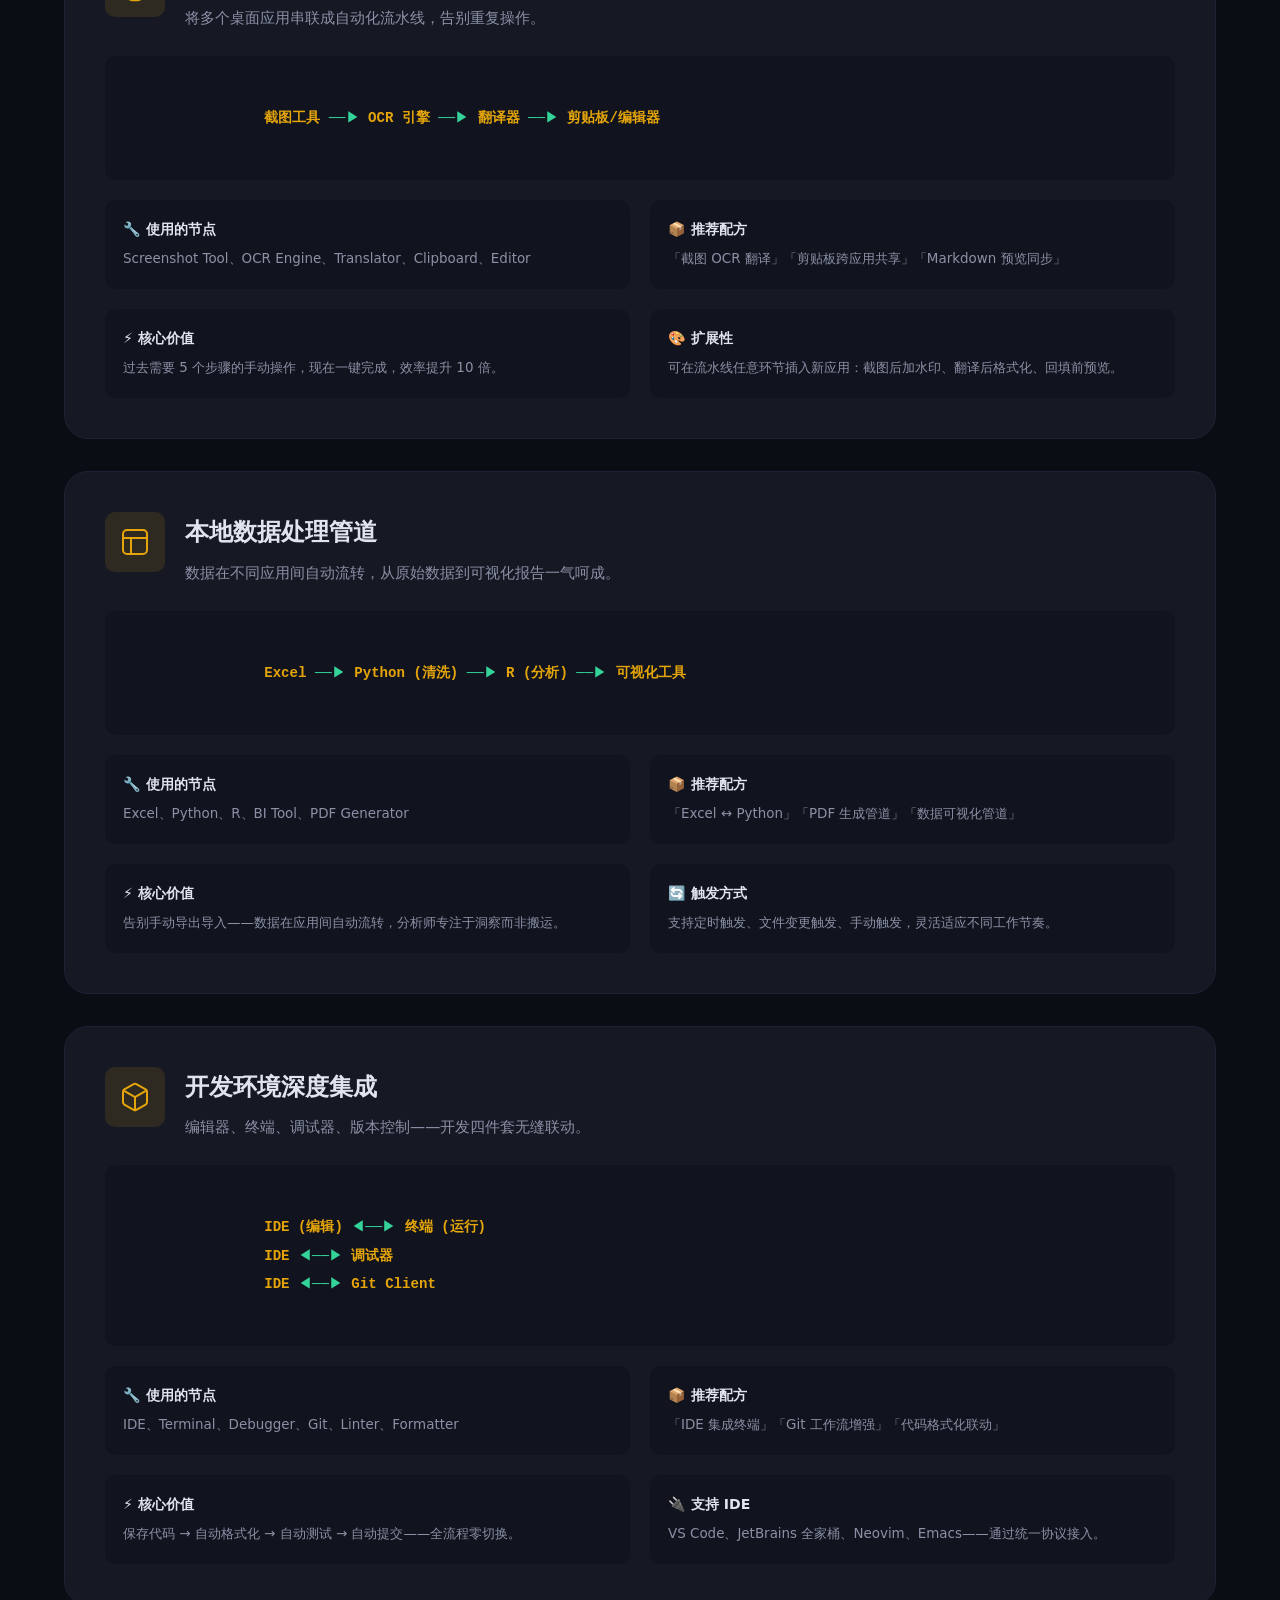
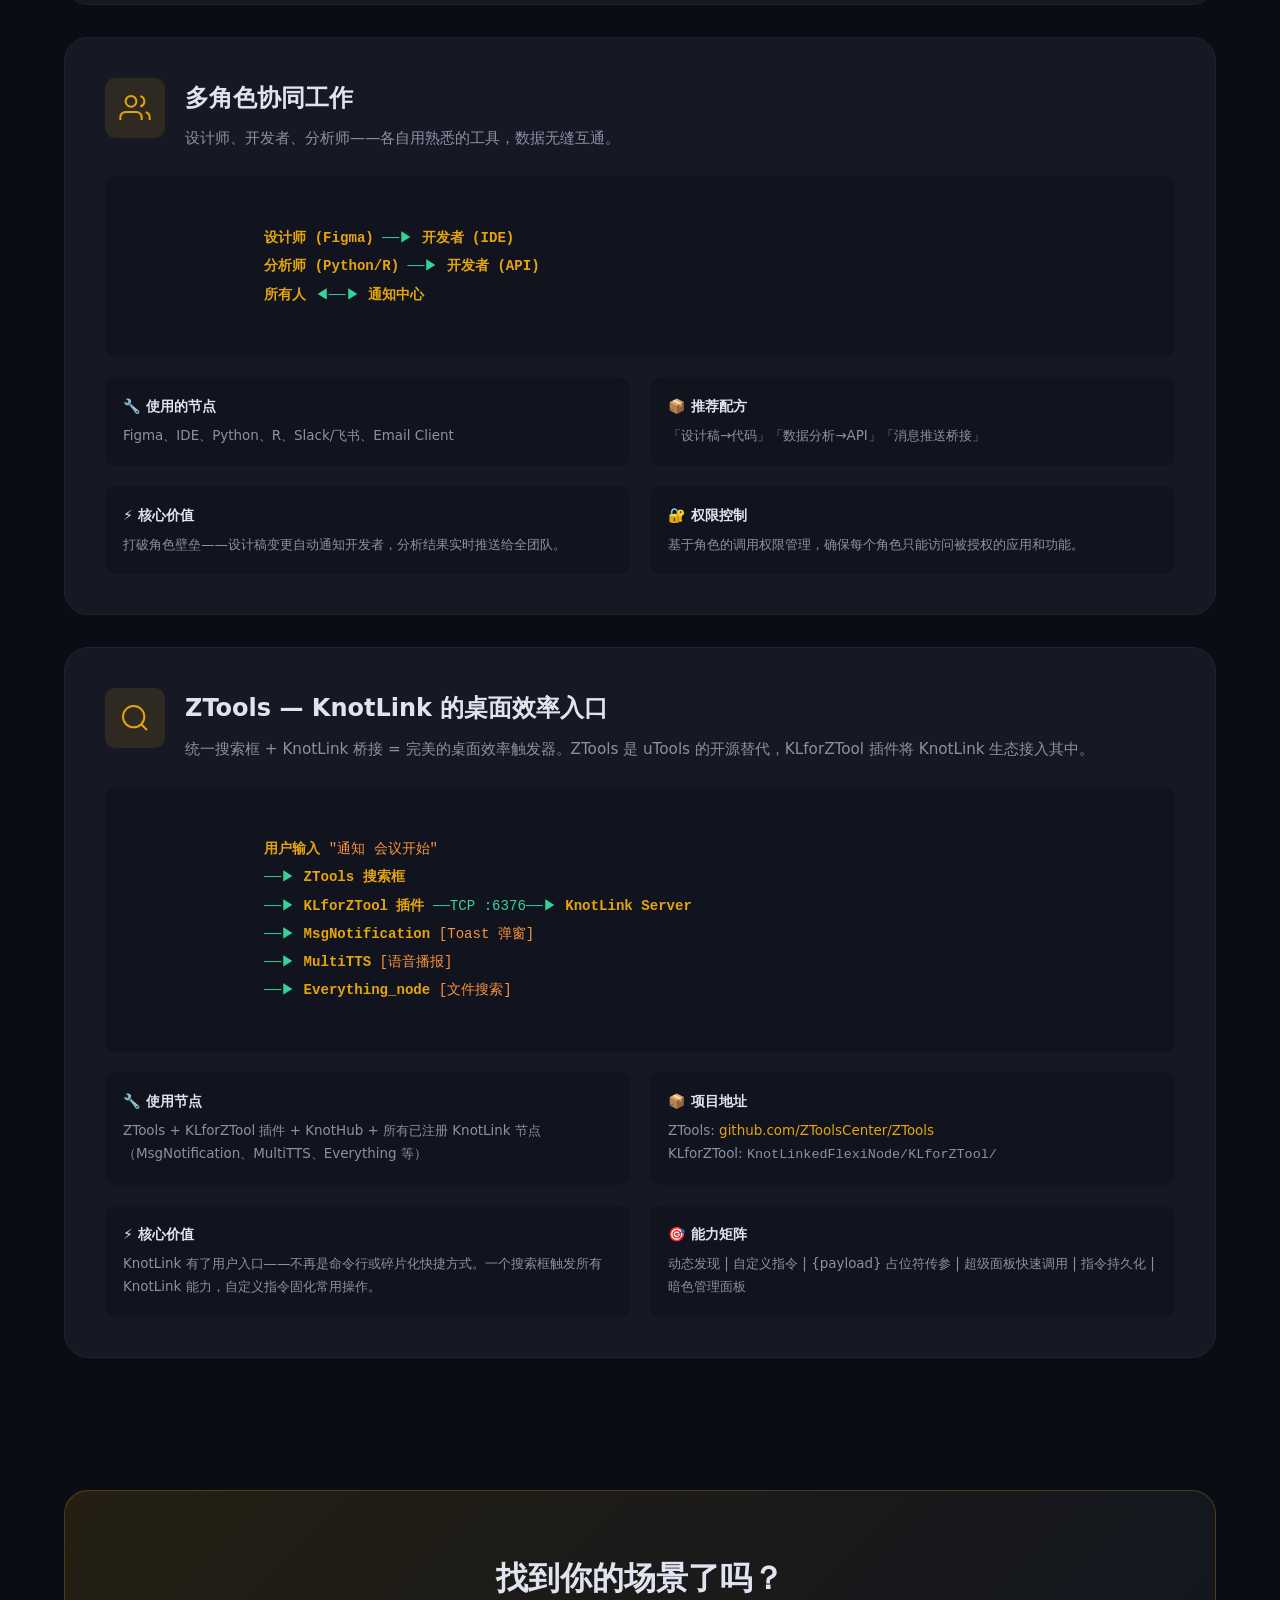
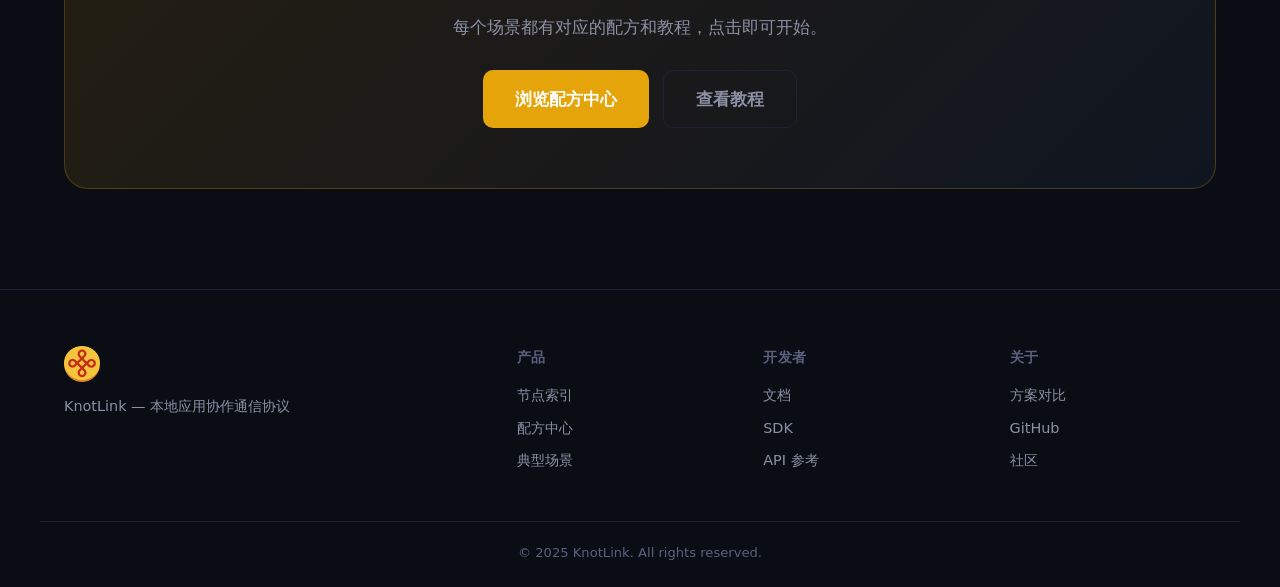
<file: scenarios.html>
<!DOCTYPE html>
<html lang="zh-CN">
<head>
    <meta charset="UTF-8">
    <meta name="viewport" content="width=device-width, initial-scale=1.0">
    <title>典型场景 — KnotLink</title>
    <link rel="stylesheet" href="styles.css">
    <style>
        .page-hero { padding: 120px 0 60px; text-align: center; }
        .page-hero h1 { font-size: 2.6rem; font-weight: 800; letter-spacing: -0.5px; margin-bottom: 12px; }
        .page-hero p { color: var(--color-text-dim); font-size: 1.1rem; max-width: 560px; margin: 0 auto; }

        .scenario-detail { background: var(--color-bg-card); border: 1px solid var(--color-border); border-radius: var(--radius-xl); padding: 40px; margin-bottom: 32px; transition: all .3s; }
        .scenario-detail:hover { border-color: rgba(229, 165, 10,.3); }
        .scenario-detail .sd-header { display: flex; align-items: flex-start; gap: 20px; margin-bottom: 24px; flex-wrap: wrap; }
        .scenario-detail .sd-icon { width: 60px; height: 60px; border-radius: var(--radius-md); background: rgba(229, 165, 10,.12); display: flex; align-items: center; justify-content: center; font-size: 1.8rem; flex-shrink: 0; }
        .scenario-detail .sd-icon svg { width: 32px; height: 32px; color: var(--color-accent); }
        .scenario-detail h2 { font-size: 1.5rem; font-weight: 700; margin-bottom: 8px; }
        .scenario-detail .sd-subtitle { color: var(--color-text-dim); font-size: 0.95rem; }

        .sd-flow { background: var(--color-bg-alt); border-radius: var(--radius-md); padding: 20px 24px; margin: 20px 0; font-family: var(--font-mono); font-size: 0.88rem; color: var(--color-text-dim); overflow-x: auto; white-space: pre; line-height: 2; }
        .sd-flow span.app { color: var(--color-accent); font-weight: 600; }
        .sd-flow span.arrow { color: var(--color-green); }
        .sd-flow span.data { color: var(--color-orange); }

        .sd-grid { display: grid; grid-template-columns: 1fr 1fr; gap: 20px; }
        .sd-box { background: var(--color-bg-alt); border-radius: var(--radius-md); padding: 18px; }
        .sd-box h4 { font-size: 0.88rem; font-weight: 700; margin-bottom: 6px; }
        .sd-box p, .sd-box ul { font-size: 0.84rem; color: var(--color-text-dim); line-height: 1.7; }
        .sd-box ul { padding-left: 18px; }

        @media (max-width: 768px) { .sd-grid { grid-template-columns: 1fr; } .scenario-detail { padding: 24px; } }
    </style>
</head>
<body>

<nav class="navbar">
    <div class="container nav-inner">
        <a href="index.html" class="nav-brand">
            <img src="logo.png" alt="KnotLink" class="nav-logo-small">
            <span>KnotLink</span>
        </a>
        <ul class="nav-links">
            <li><a href="index.html">首页</a></li>
            <li><a href="nodes.html">节点</a></li>
            <li><a href="recipes.html">配方</a></li>
            <li><a href="scenarios.html">场景</a></li>
            <li><a href="tutorials.html" class="btn-nav">快速开始</a></li>
        </ul>
    </div>
</nav>

<section class="page-hero">
    <div class="container">
        <h1>🎯 典型场景</h1>
        <p>深入了解 KnotLink 在真实工作流中的表现——每个场景都是一个完整的故事。</p>
    </div>
</section>

<section class="section" style="padding-top:0">
    <div class="container">

        <!-- 场景 1 -->
        <div class="scenario-detail">
            <div class="sd-header">
                <div class="sd-icon">
                    <svg viewBox="0 0 24 24" fill="none" stroke="currentColor" stroke-width="1.5">
                        <rect x="2" y="3" width="20" height="14" rx="2"/><line x1="8" y1="21" x2="16" y2="21"/><line x1="12" y1="17" x2="12" y2="21"/>
                    </svg>
                </div>
                <div>
                    <h2>AI 调用本地工具</h2>
                    <p class="sd-subtitle">让 LLM 突破浏览器沙箱，直接操作你的本地应用生态。</p>
                </div>
            </div>

            <div class="sd-flow">
                <span class="app">LLM 应用</span> <span class="arrow">──KnotLink──▶</span> <span class="app">终端</span> <span class="data">[执行脚本]</span>
                <span class="app">LLM 应用</span> <span class="arrow">──KnotLink──▶</span> <span class="app">数据库工具</span> <span class="data">[查询数据]</span>
                <span class="app">LLM 应用</span> <span class="arrow">──KnotLink──▶</span> <span class="app">文件管理器</span> <span class="data">[读写文件]</span>
                <span class="app">LLM 应用</span> <span class="arrow">──KnotLink──▶</span> <span class="app">IDE</span> <span class="data">[生成代码并写入]</span>
            </div>

            <div class="sd-grid">
                <div class="sd-box">
                    <h4>🔧 使用的节点</h4>
                    <p>LLM Client、Terminal、DB Tool、IDE、File Manager</p>
                </div>
                <div class="sd-box">
                    <h4>📦 推荐配方</h4>
                    <p>「AI 调用命令行」「数据库查询桥接」「IDE 集成终端」</p>
                </div>
                <div class="sd-box">
                    <h4>⚡ 核心价值</h4>
                    <p>AI 不再只是聊天——它成为你的本地操作中枢，理解意图后直接执行。</p>
                </div>
                <div class="sd-box">
                    <h4>🔒 安全策略</h4>
                    <p>每个调用需用户确认，支持命令白名单、参数校验、操作审计日志。</p>
                </div>
            </div>
        </div>

        <!-- 场景 2 -->
        <div class="scenario-detail">
            <div class="sd-header">
                <div class="sd-icon">
                    <svg viewBox="0 0 24 24" fill="none" stroke="currentColor" stroke-width="1.5">
                        <path d="M14.7 6.3a1 1 0 0 0 0 1.4l1.6 1.6a1 1 0 0 0 1.4 0l3.77-3.77a6 6 0 0 1-7.94 7.94l-6.91 6.91a2.12 2.12 0 0 1-3-3l6.91-6.91a6 6 0 0 1 7.94-7.94l-3.76 3.76z"/>
                    </svg>
                </div>
                <div>
                    <h2>跨语言微服务编排</h2>
                    <p class="sd-subtitle">Python 调用 Go，Node.js 调用 Rust——统一协议让语言边界消失。</p>
                </div>
            </div>

            <div class="sd-flow">
                <span class="app">Python (数据采集)</span> <span class="arrow">──▶</span> <span class="app">Go (数据处理)</span> <span class="arrow">──▶</span> <span class="app">Rust (加密)</span> <span class="arrow">──▶</span> <span class="app">Node.js (推送前端)</span>
            </div>

            <div class="sd-grid">
                <div class="sd-box">
                    <h4>🔧 使用的节点</h4>
                    <p>Python、Go、Rust、Node.js</p>
                </div>
                <div class="sd-box">
                    <h4>📦 推荐配方</h4>
                    <p>「跨语言 RPC 调用」「数据可视化管道」「消息队列桥接」</p>
                </div>
                <div class="sd-box">
                    <h4>⚡ 核心价值</h4>
                    <p>每种语言做自己最擅长的事，KnotLink 负责它们之间的对话。</p>
                </div>
                <div class="sd-box">
                    <h4>📊 性能数据</h4>
                    <p>本地 IPC 调用延迟 &lt; 1ms，吞吐量 10万+ 次/秒，零网络开销。</p>
                </div>
            </div>
        </div>

        <!-- 场景 3 -->
        <div class="scenario-detail">
            <div class="sd-header">
                <div class="sd-icon">
                    <svg viewBox="0 0 24 24" fill="none" stroke="currentColor" stroke-width="1.5">
                        <circle cx="12" cy="12" r="10"/><polyline points="12 6 12 12 16 14"/>
                    </svg>
                </div>
                <div>
                    <h2>桌面自动化工作流</h2>
                    <p class="sd-subtitle">将多个桌面应用串联成自动化流水线，告别重复操作。</p>
                </div>
            </div>

            <div class="sd-flow">
                <span class="app">截图工具</span> <span class="arrow">──▶</span> <span class="app">OCR 引擎</span> <span class="arrow">──▶</span> <span class="app">翻译器</span> <span class="arrow">──▶</span> <span class="app">剪贴板/编辑器</span>
            </div>

            <div class="sd-grid">
                <div class="sd-box">
                    <h4>🔧 使用的节点</h4>
                    <p>Screenshot Tool、OCR Engine、Translator、Clipboard、Editor</p>
                </div>
                <div class="sd-box">
                    <h4>📦 推荐配方</h4>
                    <p>「截图 OCR 翻译」「剪贴板跨应用共享」「Markdown 预览同步」</p>
                </div>
                <div class="sd-box">
                    <h4>⚡ 核心价值</h4>
                    <p>过去需要 5 个步骤的手动操作，现在一键完成，效率提升 10 倍。</p>
                </div>
                <div class="sd-box">
                    <h4>🎨 扩展性</h4>
                    <p>可在流水线任意环节插入新应用：截图后加水印、翻译后格式化、回填前预览。</p>
                </div>
            </div>
        </div>

        <!-- 场景 4 -->
        <div class="scenario-detail">
            <div class="sd-header">
                <div class="sd-icon">
                    <svg viewBox="0 0 24 24" fill="none" stroke="currentColor" stroke-width="1.5">
                        <rect x="3" y="3" width="18" height="18" rx="3"/><line x1="3" y1="9" x2="21" y2="9"/><line x1="9" y1="21" x2="9" y2="9"/>
                    </svg>
                </div>
                <div>
                    <h2>本地数据处理管道</h2>
                    <p class="sd-subtitle">数据在不同应用间自动流转，从原始数据到可视化报告一气呵成。</p>
                </div>
            </div>

            <div class="sd-flow">
                <span class="app">Excel</span> <span class="arrow">──▶</span> <span class="app">Python (清洗)</span> <span class="arrow">──▶</span> <span class="app">R (分析)</span> <span class="arrow">──▶</span> <span class="app">可视化工具</span>
            </div>

            <div class="sd-grid">
                <div class="sd-box">
                    <h4>🔧 使用的节点</h4>
                    <p>Excel、Python、R、BI Tool、PDF Generator</p>
                </div>
                <div class="sd-box">
                    <h4>📦 推荐配方</h4>
                    <p>「Excel ↔ Python」「PDF 生成管道」「数据可视化管道」</p>
                </div>
                <div class="sd-box">
                    <h4>⚡ 核心价值</h4>
                    <p>告别手动导出导入——数据在应用间自动流转，分析师专注于洞察而非搬运。</p>
                </div>
                <div class="sd-box">
                    <h4>🔄 触发方式</h4>
                    <p>支持定时触发、文件变更触发、手动触发，灵活适应不同工作节奏。</p>
                </div>
            </div>
        </div>

        <!-- 场景 5 -->
        <div class="scenario-detail">
            <div class="sd-header">
                <div class="sd-icon">
                    <svg viewBox="0 0 24 24" fill="none" stroke="currentColor" stroke-width="1.5">
                        <path d="M21 16V8a2 2 0 0 0-1-1.73l-7-4a2 2 0 0 0-2 0l-7 4A2 2 0 0 0 3 8v8a2 2 0 0 0 1 1.73l7 4a2 2 0 0 0 2 0l7-4A2 2 0 0 0 21 16z"/><polyline points="3.27 6.96 12 12.01 20.73 6.96"/><line x1="12" y1="22.08" x2="12" y2="12"/>
                    </svg>
                </div>
                <div>
                    <h2>开发环境深度集成</h2>
                    <p class="sd-subtitle">编辑器、终端、调试器、版本控制——开发四件套无缝联动。</p>
                </div>
            </div>

            <div class="sd-flow">
                <span class="app">IDE (编辑)</span> <span class="arrow">◀──▶</span> <span class="app">终端 (运行)</span>
                <span class="app">IDE</span> <span class="arrow">◀──▶</span> <span class="app">调试器</span>
                <span class="app">IDE</span> <span class="arrow">◀──▶</span> <span class="app">Git Client</span>
            </div>

            <div class="sd-grid">
                <div class="sd-box">
                    <h4>🔧 使用的节点</h4>
                    <p>IDE、Terminal、Debugger、Git、Linter、Formatter</p>
                </div>
                <div class="sd-box">
                    <h4>📦 推荐配方</h4>
                    <p>「IDE 集成终端」「Git 工作流增强」「代码格式化联动」</p>
                </div>
                <div class="sd-box">
                    <h4>⚡ 核心价值</h4>
                    <p>保存代码 → 自动格式化 → 自动测试 → 自动提交——全流程零切换。</p>
                </div>
                <div class="sd-box">
                    <h4>🔌 支持 IDE</h4>
                    <p>VS Code、JetBrains 全家桶、Neovim、Emacs——通过统一协议接入。</p>
                </div>
            </div>
        </div>

        <!-- 场景 6 -->
        <div class="scenario-detail">
            <div class="sd-header">
                <div class="sd-icon">
                    <svg viewBox="0 0 24 24" fill="none" stroke="currentColor" stroke-width="1.5">
                        <path d="M17 21v-2a4 4 0 0 0-4-4H5a4 4 0 0 0-4 4v2"/><circle cx="9" cy="7" r="4"/><path d="M23 21v-2a4 4 0 0 0-3-3.87"/><path d="M16 3.13a4 4 0 0 1 0 7.75"/>
                    </svg>
                </div>
                <div>
                    <h2>多角色协同工作</h2>
                    <p class="sd-subtitle">设计师、开发者、分析师——各自用熟悉的工具，数据无缝互通。</p>
                </div>
            </div>

            <div class="sd-flow">
                <span class="app">设计师 (Figma)</span> <span class="arrow">──▶</span> <span class="app">开发者 (IDE)</span>
                <span class="app">分析师 (Python/R)</span> <span class="arrow">──▶</span> <span class="app">开发者 (API)</span>
                <span class="app">所有人</span> <span class="arrow">◀──▶</span> <span class="app">通知中心</span>
            </div>

            <div class="sd-grid">
                <div class="sd-box">
                    <h4>🔧 使用的节点</h4>
                    <p>Figma、IDE、Python、R、Slack/飞书、Email Client</p>
                </div>
                <div class="sd-box">
                    <h4>📦 推荐配方</h4>
                    <p>「设计稿→代码」「数据分析→API」「消息推送桥接」</p>
                </div>
                <div class="sd-box">
                    <h4>⚡ 核心价值</h4>
                    <p>打破角色壁垒——设计稿变更自动通知开发者，分析结果实时推送给全团队。</p>
                </div>
                <div class="sd-box">
                    <h4>🔐 权限控制</h4>
                    <p>基于角色的调用权限管理，确保每个角色只能访问被授权的应用和功能。</p>
                </div>
            </div>
        </div>

        <!-- 场景 7 -->
        <div class="scenario-detail">
            <div class="sd-header">
                <div class="sd-icon">
                    <svg viewBox="0 0 24 24" fill="none" stroke="currentColor" stroke-width="1.5">
                        <circle cx="11" cy="11" r="8"/><line x1="21" y1="21" x2="16.65" y2="16.65"/>
                    </svg>
                </div>
                <div>
                    <h2>ZTools — KnotLink 的桌面效率入口</h2>
                    <p class="sd-subtitle">统一搜索框 + KnotLink 桥接 = 完美的桌面效率触发器。ZTools 是 uTools 的开源替代，KLforZTool 插件将 KnotLink 生态接入其中。</p>
                </div>
            </div>

            <div class="sd-flow">
                <span class="app">用户输入</span> <span class="data">"通知 会议开始"</span>
                <span class="arrow">──▶</span> <span class="app">ZTools 搜索框</span>
                <span class="arrow">──▶</span> <span class="app">KLforZTool 插件</span> <span class="arrow">──TCP :6376──▶</span> <span class="app">KnotLink Server</span>
                <span class="arrow">──▶</span> <span class="app">MsgNotification</span> <span class="data">[Toast 弹窗]</span>
                <span class="arrow">──▶</span> <span class="app">MultiTTS</span> <span class="data">[语音播报]</span>
                <span class="arrow">──▶</span> <span class="app">Everything_node</span> <span class="data">[文件搜索]</span>
            </div>

            <div class="sd-grid">
                <div class="sd-box">
                    <h4>🔧 使用节点</h4>
                    <p>ZTools + KLforZTool 插件 + KnotHub + 所有已注册 KnotLink 节点（MsgNotification、MultiTTS、Everything 等）</p>
                </div>
                <div class="sd-box">
                    <h4>📦 项目地址</h4>
                    <p>ZTools: <a href="https://github.com/ZToolsCenter/ZTools" style="color:var(--color-accent)">github.com/ZToolsCenter/ZTools</a><br>KLforZTool: <code style="color:var(--color-text-dim)">KnotLinkedFlexiNode/KLforZTool/</code></p>
                </div>
                <div class="sd-box">
                    <h4>⚡ 核心价值</h4>
                    <p>KnotLink 有了用户入口——不再是命令行或碎片化快捷方式。一个搜索框触发所有 KnotLink 能力，自定义指令固化常用操作。</p>
                </div>
                <div class="sd-box">
                    <h4>🎯 能力矩阵</h4>
                    <p>动态发现 | 自定义指令 | {payload} 占位符传参 | 超级面板快速调用 | 指令持久化 | 暗色管理面板</p>
                </div>
            </div>
        </div>

    </div>
</section>

<section class="section cta-section" style="padding-top:0">
    <div class="container">
        <div class="cta-box">
            <h2>找到你的场景了吗？</h2>
            <p>每个场景都有对应的配方和教程，点击即可开始。</p>
            <div class="cta-actions">
                <a href="recipes.html" class="btn btn-primary btn-lg">浏览配方中心</a>
                <a href="tutorials.html" class="btn btn-outline btn-lg">查看教程</a>
            </div>
        </div>
    </div>
</section>

<footer class="footer">
    <div class="container footer-grid">
        <div class="footer-brand">
            <img src="logo.png" alt="KnotLink" class="footer-logo">
            <p>KnotLink — 本地应用协作通信协议</p>
        </div>
        <div class="footer-links">
            <h4>产品</h4>
            <a href="nodes.html">节点索引</a>
            <a href="recipes.html">配方中心</a>
            <a href="scenarios.html">典型场景</a>
        </div>
        <div class="footer-links">
            <h4>开发者</h4>
            <a href="https://docs.knotlink.cn" target="_blank">文档</a>
            <a href="https://github.com/KnotLink-Protocol/KnotLinkSDK" target="_blank">SDK</a>
            <a href="https://docs.knotlink.cn/protocol-standard/function-spec" target="_blank">API 参考</a>
        </div>
        <div class="footer-links">
            <h4>关于</h4>
            <a href="compare.html">方案对比</a>
            <a href="https://github.com/KnotLink-Protocol" target="_blank">GitHub</a>
            <a href="https://github.com/KnotLink-Protocol" target="_blank">社区</a>
        </div>
    </div>
    <div class="container footer-bottom">
        <p>&copy; 2025 KnotLink. All rights reserved.</p>
    </div>
</footer>

</body>
</html>
</file>
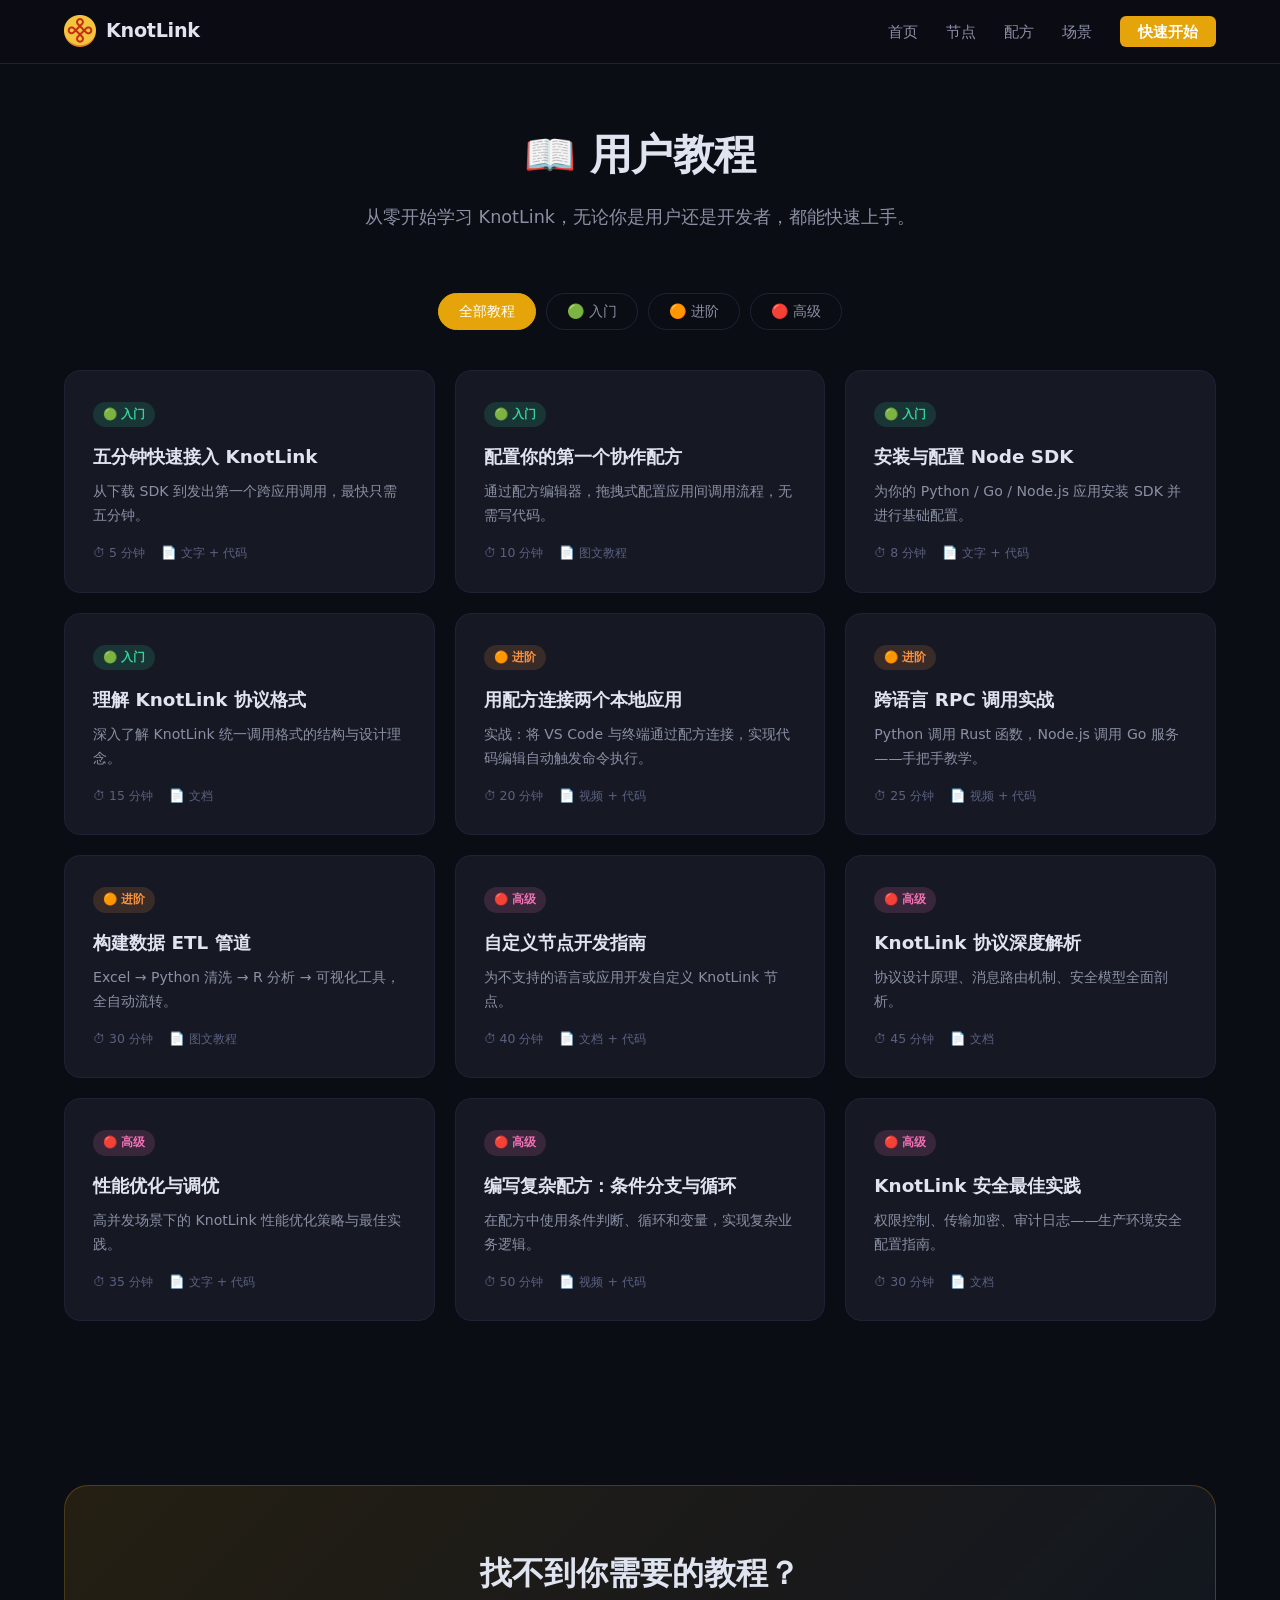
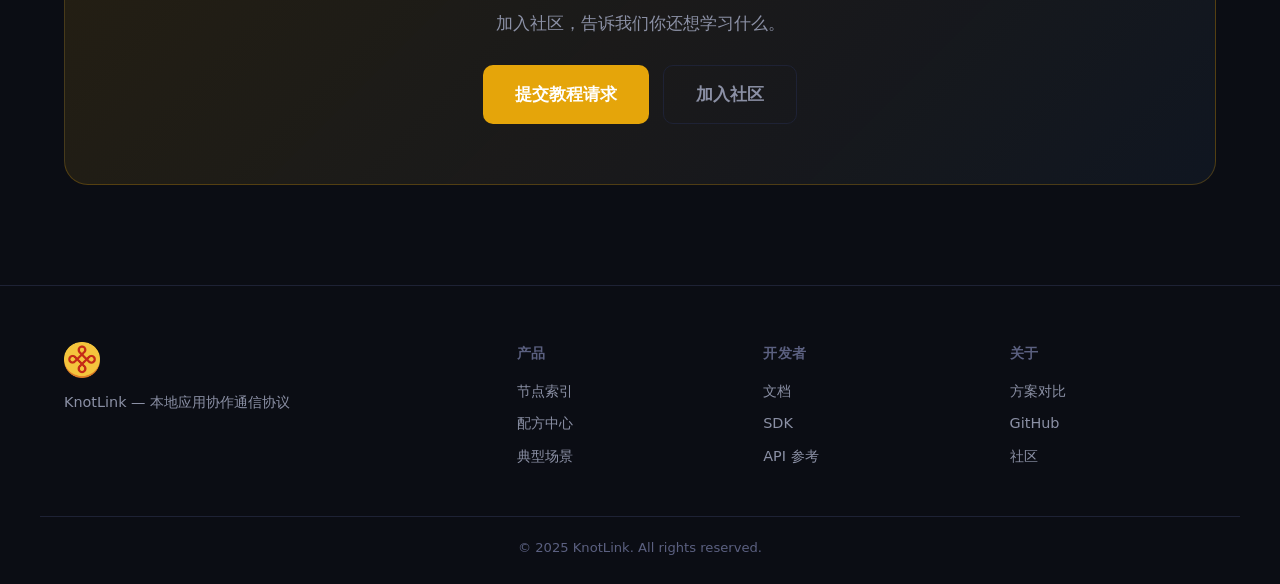
<file: tutorials.html>
<!DOCTYPE html>
<html lang="zh-CN">
<head>
    <meta charset="UTF-8">
    <meta name="viewport" content="width=device-width, initial-scale=1.0">
    <title>用户教程 — KnotLink</title>
    <link rel="stylesheet" href="styles.css">
    <style>
        .page-hero { padding: 120px 0 60px; text-align: center; }
        .page-hero h1 { font-size: 2.6rem; font-weight: 800; letter-spacing: -0.5px; margin-bottom: 12px; }
        .page-hero p { color: var(--color-text-dim); font-size: 1.1rem; max-width: 560px; margin: 0 auto; }

        .tutorial-filters { display: flex; gap: 10px; justify-content: center; flex-wrap: wrap; margin-bottom: 40px; }
        .tutorial-filters button { padding: 8px 20px; border-radius: 99px; border: 1px solid var(--color-border); background: transparent; color: var(--color-text-dim); cursor: pointer; font-size: 0.88rem; transition: all .2s; }
        .tutorial-filters button.active, .tutorial-filters button:hover { background: var(--color-accent); color: #fff; border-color: var(--color-accent); }

        .tutorial-grid { display: grid; grid-template-columns: repeat(auto-fill, minmax(340px, 1fr)); gap: 20px; margin-bottom: 64px; }
        .tutorial-card { background: var(--color-bg-card); border: 1px solid var(--color-border); border-radius: var(--radius-lg); padding: 28px; transition: all .3s; cursor: pointer; }
        .tutorial-card:hover { border-color: rgba(229, 165, 10,.4); background: var(--color-bg-card-hover); transform: translateY(-3px); box-shadow: 0 8px 28px rgba(0,0,0,.25); }
        .tutorial-card .tut-level { display: inline-block; padding: 3px 10px; border-radius: 99px; font-size: 0.72rem; font-weight: 700; margin-bottom: 14px; }
        .tut-beginner { background: rgba(52,211,153,.15); color: var(--color-green); }
        .tut-intermediate { background: rgba(251,146,60,.15); color: var(--color-orange); }
        .tut-advanced { background: rgba(244,114,182,.15); color: var(--color-pink); }
        .tutorial-card h3 { font-size: 1.15rem; font-weight: 700; margin-bottom: 8px; }
        .tutorial-card p { color: var(--color-text-dim); font-size: 0.88rem; line-height: 1.7; margin-bottom: 14px; }
        .tutorial-card .tut-meta { display: flex; gap: 16px; font-size: 0.78rem; color: var(--color-text-muted); }
    </style>
</head>
<body>

<nav class="navbar">
    <div class="container nav-inner">
        <a href="index.html" class="nav-brand">
            <img src="logo.png" alt="KnotLink" class="nav-logo-small">
            <span>KnotLink</span>
        </a>
        <ul class="nav-links">
            <li><a href="index.html">首页</a></li>
            <li><a href="nodes.html">节点</a></li>
            <li><a href="recipes.html">配方</a></li>
            <li><a href="scenarios.html">场景</a></li>
            <li><a href="tutorials.html" class="btn-nav">快速开始</a></li>
        </ul>
    </div>
</nav>

<section class="page-hero">
    <div class="container">
        <h1>📖 用户教程</h1>
        <p>从零开始学习 KnotLink，无论你是用户还是开发者，都能快速上手。</p>
    </div>
</section>

<section class="section" style="padding-top:0">
    <div class="container">

        <div class="tutorial-filters">
            <button class="active" data-filter="all">全部教程</button>
            <button data-filter="beginner">🟢 入门</button>
            <button data-filter="intermediate">🟠 进阶</button>
            <button data-filter="advanced">🔴 高级</button>
        </div>

        <div class="tutorial-grid" id="tutorialGrid">
            <!-- JS 动态生成 -->
        </div>
    </div>
</section>

<section class="section cta-section" style="padding-top:0">
    <div class="container">
        <div class="cta-box">
            <h2>找不到你需要的教程？</h2>
            <p>加入社区，告诉我们你还想学习什么。</p>
            <div class="cta-actions">
                <a href="#" class="btn btn-primary btn-lg">提交教程请求</a>
                <a href="#" class="btn btn-outline btn-lg">加入社区</a>
            </div>
        </div>
    </div>
</section>

<footer class="footer">
    <div class="container footer-grid">
        <div class="footer-brand">
            <img src="logo.png" alt="KnotLink" class="footer-logo">
            <p>KnotLink — 本地应用协作通信协议</p>
        </div>
        <div class="footer-links">
            <h4>产品</h4>
            <a href="nodes.html">节点索引</a>
            <a href="recipes.html">配方中心</a>
            <a href="scenarios.html">典型场景</a>
        </div>
        <div class="footer-links">
            <h4>开发者</h4>
            <a href="https://docs.knotlink.cn" target="_blank">文档</a>
            <a href="https://github.com/KnotLink-Protocol/KnotLinkSDK" target="_blank">SDK</a>
            <a href="https://docs.knotlink.cn/protocol-standard/function-spec" target="_blank">API 参考</a>
        </div>
        <div class="footer-links">
            <h4>关于</h4>
            <a href="compare.html">方案对比</a>
            <a href="https://github.com/KnotLink-Protocol" target="_blank">GitHub</a>
            <a href="https://github.com/KnotLink-Protocol" target="_blank">社区</a>
        </div>
    </div>
    <div class="container footer-bottom">
        <p>&copy; 2025 KnotLink. All rights reserved.</p>
    </div>
</footer>

<script>
const DOCS = 'https://docs.knotlink.cn';
const TUTORIALS = [
    { title: '五分钟快速接入 KnotLink', desc: '从下载 SDK 到发出第一个跨应用调用，最快只需五分钟。', level: 'beginner', time: '5 分钟', type: '文字 + 代码', link: DOCS + '/developer-tutorial/offer-function/getting-started/' },
    { title: '配置你的第一个协作配方', desc: '通过配方编辑器，拖拽式配置应用间调用流程，无需写代码。', level: 'beginner', time: '10 分钟', type: '图文教程', link: DOCS + '/developer-tutorial/offer-function/getting-started/examlpe-project' },
    { title: '安装与配置 Node SDK', desc: '为你的 Python / Go / Node.js 应用安装 SDK 并进行基础配置。', level: 'beginner', time: '8 分钟', type: '文字 + 代码', link: DOCS + '/developer-tutorial/offer-function/detailed-tutorial/environment-config' },
    { title: '理解 KnotLink 协议格式', desc: '深入了解 KnotLink 统一调用格式的结构与设计理念。', level: 'beginner', time: '15 分钟', type: '文档', link: DOCS + '/protocol-standard/payload-spec' },
    { title: '用配方连接两个本地应用', desc: '实战：将 VS Code 与终端通过配方连接，实现代码编辑自动触发命令执行。', level: 'intermediate', time: '20 分钟', type: '视频 + 代码', link: DOCS + '/developer-tutorial/offer-function/detailed-tutorial/coding' },
    { title: '跨语言 RPC 调用实战', desc: 'Python 调用 Rust 函数，Node.js 调用 Go 服务——手把手教学。', level: 'intermediate', time: '25 分钟', type: '视频 + 代码', link: DOCS + '/developer-tutorial/offer-function/detailed-tutorial/coding' },
    { title: '构建数据 ETL 管道', desc: 'Excel → Python 清洗 → R 分析 → 可视化工具，全自动流转。', level: 'intermediate', time: '30 分钟', type: '图文教程', link: DOCS + '/developer-tutorial/offer-function/detailed-tutorial/coding' },
    { title: '自定义节点开发指南', desc: '为不支持的语言或应用开发自定义 KnotLink 节点。', level: 'advanced', time: '40 分钟', type: '文档 + 代码', link: DOCS + '/developer-tutorial/offer-function/detailed-tutorial/fill-funclist' },
    { title: 'KnotLink 协议深度解析', desc: '协议设计原理、消息路由机制、安全模型全面剖析。', level: 'advanced', time: '45 分钟', type: '文档', link: DOCS + '/protocol-standard/function-spec' },
    { title: '性能优化与调优', desc: '高并发场景下的 KnotLink 性能优化策略与最佳实践。', level: 'advanced', time: '35 分钟', type: '文字 + 代码', link: DOCS },
    { title: '编写复杂配方：条件分支与循环', desc: '在配方中使用条件判断、循环和变量，实现复杂业务逻辑。', level: 'advanced', time: '50 分钟', type: '视频 + 代码', link: DOCS + '/developer-tutorial/offer-function/detailed-tutorial/fill-funclist' },
    { title: 'KnotLink 安全最佳实践', desc: '权限控制、传输加密、审计日志——生产环境安全配置指南。', level: 'advanced', time: '30 分钟', type: '文档', link: DOCS },
];

function renderTutorials(filter = 'all') {
    const grid = document.getElementById('tutorialGrid');
    const items = filter === 'all' ? TUTORIALS : TUTORIALS.filter(t => t.level === filter);
    grid.innerHTML = items.map(t => `
        <a href="${t.link}" target="_blank" class="tutorial-card" style="display:block;text-decoration:none;color:inherit">
            <span class="tut-level ${t.level === 'beginner' ? 'tut-beginner' : t.level === 'intermediate' ? 'tut-intermediate' : 'tut-advanced'}">
                ${t.level === 'beginner' ? '🟢 入门' : t.level === 'intermediate' ? '🟠 进阶' : '🔴 高级'}
            </span>
            <h3>${t.title}</h3>
            <p>${t.desc}</p>
            <div class="tut-meta">
                <span>⏱ ${t.time}</span>
                <span>📄 ${t.type}</span>
            </div>
        </a>
    `).join('');
}

document.querySelectorAll('.tutorial-filters button').forEach(btn => {
    btn.addEventListener('click', () => {
        document.querySelectorAll('.tutorial-filters button').forEach(b => b.classList.remove('active'));
        btn.classList.add('active');
        renderTutorials(btn.dataset.filter);
    });
});

renderTutorials();
</script>
</body>
</html>
</file>
<file: styles.css>
/* ============================================
   KnotLink — 本地应用协作通信协议
   Main Stylesheet
   ============================================ */

/* ----- CSS 变量 ----- */
:root {
    --color-bg:        #0b0d14;
    --color-bg-alt:    #11141e;
    --color-bg-card:   #161924;
    --color-bg-card-hover: #1c2032;
    --color-border:    #1e2235;
    --color-text:      #e0e4f0;
    --color-text-dim:  #8b90a5;
    --color-text-muted:#5b6080;
    --color-accent:    #e5a50a;
    --color-accent-hover: #f5b830;
    --color-accent-glow: rgba(229, 165, 10, 0.3);
    --color-green:     #34d399;
    --color-orange:    #fb923c;
    --color-blue:      #60a5fa;
    --color-pink:      #f472b6;
    --color-cyan:      #22d3ee;

    --font-sans: 'Segoe UI', 'PingFang SC', 'Microsoft YaHei', system-ui, -apple-system, sans-serif;
    --font-mono: 'Cascadia Code', 'Fira Code', 'JetBrains Mono', 'Consolas', monospace;

    --radius-sm:  6px;
    --radius-md:  10px;
    --radius-lg:  16px;
    --radius-xl:  24px;

    --shadow-card: 0 1px 3px rgba(0,0,0,.4), 0 0 0 1px var(--color-border);
    --shadow-glow: 0 0 40px var(--color-accent-glow);
}

/* ----- 基础重置 ----- */
*, *::before, *::after {
    margin: 0;
    padding: 0;
    box-sizing: border-box;
}

html {
    scroll-behavior: smooth;
}

body {
    font-family: var(--font-sans);
    background: var(--color-bg);
    color: var(--color-text);
    line-height: 1.7;
    -webkit-font-smoothing: antialiased;
}

a {
    color: inherit;
    text-decoration: none;
}

img {
    max-width: 100%;
    display: block;
}

/* ----- 容器 ----- */
.container {
    width: 100%;
    max-width: 1200px;
    margin: 0 auto;
    padding: 0 24px;
}

/* ----- 导航栏 ----- */
.navbar {
    position: fixed;
    top: 0;
    left: 0;
    right: 0;
    z-index: 100;
    background: rgba(11, 13, 20, 0.82);
    backdrop-filter: blur(14px);
    -webkit-backdrop-filter: blur(14px);
    border-bottom: 1px solid var(--color-border);
    height: 64px;
}

.nav-inner {
    display: flex;
    align-items: center;
    justify-content: space-between;
    height: 100%;
}

.nav-brand {
    display: flex;
    align-items: center;
    gap: 10px;
    font-weight: 700;
    font-size: 1.2rem;
    letter-spacing: -0.3px;
}

.nav-logo-small {
    height: 32px;
    width: auto;
}

.nav-links {
    display: flex;
    align-items: center;
    gap: 28px;
    list-style: none;
    font-size: 0.92rem;
}

.nav-links a {
    color: var(--color-text-dim);
    transition: color .2s;
}

.nav-links a:hover {
    color: var(--color-text);
}

.btn-nav {
    padding: 7px 18px;
    background: var(--color-accent);
    color: #fff !important;
    border-radius: var(--radius-sm);
    font-weight: 600;
    transition: background .2s, box-shadow .2s;
}

.btn-nav:hover {
    background: var(--color-accent-hover);
    box-shadow: 0 0 16px var(--color-accent-glow);
}

/* ----- Hero / 首屏 ----- */
.hero {
    min-height: 100vh;
    display: flex;
    align-items: center;
    padding-top: 64px;
    position: relative;
    overflow: hidden;
}

.hero::before {
    content: '';
    position: absolute;
    top: -30%;
    right: -15%;
    width: 700px;
    height: 700px;
    background: radial-gradient(circle, var(--color-accent-glow) 0%, transparent 70%);
    pointer-events: none;
}

.hero::after {
    content: '';
    position: absolute;
    bottom: -20%;
    left: -10%;
    width: 500px;
    height: 500px;
    background: radial-gradient(circle, rgba(96, 165, 250, 0.12) 0%, transparent 70%);
    pointer-events: none;
}

.hero-grid {
    display: grid;
    grid-template-columns: 1fr 1fr;
    align-items: center;
    gap: 60px;
    position: relative;
    z-index: 1;
}

.hero-text {
    max-width: 560px;
}

.hero-brand {
    display: inline-flex;
    align-items: center;
    gap: 8px;
    font-size: 0.85rem;
    font-weight: 700;
    letter-spacing: 2px;
    text-transform: uppercase;
    color: var(--color-accent);
    background: rgba(229, 165, 10, 0.1);
    border: 1px solid rgba(229, 165, 10, 0.3);
    padding: 5px 16px;
    border-radius: 99px;
    margin-bottom: 16px;
}
.stage-badge {
    font-size: 0.65rem;
    letter-spacing: 0.5px;
    text-transform: none;
    color: var(--color-text-muted);
    background: rgba(255,255,255,.06);
    padding: 2px 8px;
    border-radius: 99px;
    font-weight: 500;
}

.hero-tagline {
    font-size: 3rem;
    font-weight: 800;
    line-height: 1.2;
    letter-spacing: -1px;
    margin-bottom: 20px;
    background: linear-gradient(135deg, #e0e4f0 0%, #a5accc 60%, var(--color-accent) 100%);
    -webkit-background-clip: text;
    -webkit-text-fill-color: transparent;
    background-clip: text;
}

.hero-desc {
    font-size: 1.2rem;
    color: var(--color-text-dim);
    line-height: 1.8;
    margin-bottom: 36px;
}

.hero-actions {
    display: flex;
    gap: 14px;
    flex-wrap: wrap;
}

.hero-logo {
    display: flex;
    justify-content: center;
    align-items: center;
}

.hero-logo-img {
    width: 320px;
    height: auto;
    filter: drop-shadow(0 0 40px var(--color-accent-glow));
    animation: float 6s ease-in-out infinite;
}

@keyframes float {
    0%, 100% { transform: translateY(0); }
    50%      { transform: translateY(-14px); }
}

/* ----- 按钮系统 ----- */
.btn {
    display: inline-flex;
    align-items: center;
    justify-content: center;
    padding: 10px 24px;
    border-radius: var(--radius-sm);
    font-size: 0.94rem;
    font-weight: 600;
    cursor: pointer;
    transition: all .25s;
    border: none;
    white-space: nowrap;
}

.btn-primary {
    background: var(--color-accent);
    color: #fff;
}

.btn-primary:hover {
    background: var(--color-accent-hover);
    box-shadow: 0 0 24px var(--color-accent-glow);
    transform: translateY(-1px);
}

.btn-outline {
    background: transparent;
    color: var(--color-text-dim);
    border: 1px solid var(--color-border);
}

.btn-outline:hover {
    color: var(--color-text);
    border-color: var(--color-text-dim);
    background: rgba(255,255,255,.03);
}

.btn-lg {
    padding: 14px 32px;
    font-size: 1.05rem;
    border-radius: var(--radius-md);
}

.btn-card {
    display: flex;
    margin-top: 16px;
    background: rgba(255,255,255,.04);
    border: 1px solid var(--color-border);
    color: var(--color-text-dim);
    transition: all .25s;
    justify-content: center;
}

.btn-card:hover {
    background: var(--color-accent);
    color: #fff;
    border-color: var(--color-accent);
}

/* ----- 章节通用 ----- */
.section {
    padding: 100px 0;
}

.section-title {
    font-size: 2.2rem;
    font-weight: 700;
    letter-spacing: -0.5px;
    margin-bottom: 8px;
}

.section-subtitle {
    color: var(--color-text-dim);
    font-size: 1.05rem;
    margin-bottom: 48px;
}

.section-header-row {
    display: flex;
    align-items: flex-start;
    justify-content: space-between;
    gap: 20px;
    margin-bottom: 40px;
    flex-wrap: wrap;
}

.section-header-row .section-subtitle {
    margin-bottom: 0;
}

.btn-index {
    flex-shrink: 0;
    margin-top: 6px;
}

/* ----- 我是谁？卡片 ----- */
.whoami {
    background: var(--color-bg-alt);
}

.identity-cards {
    display: grid;
    grid-template-columns: repeat(3, 1fr);
    gap: 24px;
}

.identity-card {
    background: var(--color-bg-card);
    border: 1px solid var(--color-border);
    border-radius: var(--radius-lg);
    padding: 36px 28px 28px;
    position: relative;
    transition: all .3s;
    display: flex;
    flex-direction: column;
}

.identity-card:hover {
    background: var(--color-bg-card-hover);
    border-color: rgba(229, 165, 10, 0.3);
    transform: translateY(-4px);
    box-shadow: 0 8px 32px rgba(0,0,0,.3);
}

.card-featured {
    border-color: rgba(229, 165, 10, 0.45);
    box-shadow: 0 0 30px rgba(229, 165, 10, 0.08);
}

.card-badge {
    position: absolute;
    top: 12px;
    right: 16px;
    background: var(--color-accent);
    color: #fff;
    padding: 3px 10px;
    border-radius: 99px;
    font-size: 0.75rem;
    font-weight: 700;
    letter-spacing: 0.5px;
}

.card-icon {
    width: 48px;
    height: 48px;
    border-radius: var(--radius-md);
    background: rgba(229, 165, 10, 0.12);
    display: flex;
    align-items: center;
    justify-content: center;
    margin-bottom: 18px;
    color: var(--color-accent);
}

.card-icon svg {
    width: 26px;
    height: 26px;
}

.identity-card h3 {
    font-size: 1.25rem;
    font-weight: 700;
    margin-bottom: 8px;
}

.identity-card h3 .highlight {
    color: var(--color-accent);
}

.identity-card > p {
    color: var(--color-text-dim);
    font-size: 0.92rem;
    margin-bottom: 16px;
}

.card-features {
    list-style: none;
    display: flex;
    flex-direction: column;
    gap: 8px;
    margin-bottom: 8px;
    flex: 1;
}

.card-features li {
    font-size: 0.88rem;
    color: var(--color-text-dim);
    padding-left: 2px;
}

/* ----- 图标墙 ----- */
.icon-wall {
    display: flex;
    flex-wrap: wrap;
    justify-content: center;
    gap: 16px;
}

.node-icon-item {
    width: 80px;
    height: 80px;
    background: var(--color-bg-card);
    border: 1px solid var(--color-border);
    border-radius: var(--radius-md);
    display: flex;
    flex-direction: column;
    align-items: center;
    justify-content: center;
    gap: 6px;
    transition: all .3s;
    cursor: default;
}

.node-icon-item:hover {
    border-color: var(--color-accent);
    background: var(--color-bg-card-hover);
    transform: translateY(-3px);
    box-shadow: 0 6px 20px rgba(0,0,0,.25);
}

.node-icon-item .icon-char {
    font-size: 1.6rem;
    font-weight: 700;
}

.node-icon-item .icon-label {
    font-size: 0.7rem;
    color: var(--color-text-muted);
    font-weight: 600;
}

.node-wall-logo {
    width: 36px;
    height: 36px;
    object-fit: contain;
    border-radius: var(--radius-sm);
}

/* node colors — only apply to icon-char spans, not images */

/* node colors */
.node-icon-item:nth-child(8n+1) .icon-char { color: var(--color-accent); }
.node-icon-item:nth-child(8n+2) .icon-char { color: var(--color-green); }
.node-icon-item:nth-child(8n+3) .icon-char { color: var(--color-orange); }
.node-icon-item:nth-child(8n+4) .icon-char { color: var(--color-blue); }
.node-icon-item:nth-child(8n+5) .icon-char { color: var(--color-pink); }
.node-icon-item:nth-child(8n+6) .icon-char { color: var(--color-cyan); }
.node-icon-item:nth-child(8n+7) .icon-char { color: var(--color-accent); }
.node-icon-item:nth-child(8n+8) .icon-char { color: var(--color-green); }

/* ----- 配方墙 ----- */
.recipe-wall {
    display: grid;
    grid-template-columns: repeat(auto-fill, minmax(200px, 1fr));
    gap: 14px;
    margin-bottom: 40px;
}

.recipe-item {
    background: var(--color-bg-card);
    border: 1px solid var(--color-border);
    border-radius: var(--radius-md);
    padding: 16px 18px;
    transition: all .3s;
    cursor: pointer;
}

.recipe-item:hover {
    border-color: rgba(229, 165, 10, 0.4);
    background: var(--color-bg-card-hover);
    transform: translateY(-2px);
}

.recipe-item .recipe-icon {
    font-size: 1.5rem;
    margin-bottom: 8px;
}

.recipe-item .recipe-name {
    font-weight: 700;
    font-size: 0.92rem;
    margin-bottom: 4px;
}

.recipe-item .recipe-desc {
    font-size: 0.78rem;
    color: var(--color-text-muted);
    line-height: 1.5;
}

.recipe-item .recipe-tags {
    display: flex;
    gap: 6px;
    margin-top: 10px;
    flex-wrap: wrap;
}

.recipe-item .recipe-tags span {
    display: inline-block;
    padding: 2px 8px;
    border-radius: 99px;
    font-size: 0.68rem;
    font-weight: 600;
    background: rgba(229, 165, 10, 0.1);
    color: var(--color-accent);
}

/* ----- 典型场景 ----- */
.scenarios-section {
    background: var(--color-bg-alt);
}

.scenario-grid {
    display: grid;
    grid-template-columns: repeat(3, 1fr);
    gap: 20px;
}

.scenario-card {
    background: var(--color-bg-card);
    border: 1px solid var(--color-border);
    border-radius: var(--radius-lg);
    padding: 28px 24px;
    transition: all .3s;
}

.scenario-card:hover {
    border-color: rgba(229, 165, 10, 0.35);
    background: var(--color-bg-card-hover);
    transform: translateY(-3px);
    box-shadow: 0 8px 28px rgba(0,0,0,.25);
}

.scenario-icon {
    width: 44px;
    height: 44px;
    border-radius: var(--radius-sm);
    background: rgba(229, 165, 10, 0.1);
    color: var(--color-accent);
    display: flex;
    align-items: center;
    justify-content: center;
    margin-bottom: 14px;
}

.scenario-icon svg {
    width: 24px;
    height: 24px;
}

.scenario-card h3 {
    font-size: 1.1rem;
    font-weight: 700;
    margin-bottom: 8px;
}

.scenario-card > p {
    font-size: 0.88rem;
    color: var(--color-text-dim);
    line-height: 1.7;
    margin-bottom: 14px;
}

.scenario-tags {
    display: flex;
    gap: 6px;
    flex-wrap: wrap;
}

.scenario-tags span {
    display: inline-block;
    padding: 2px 10px;
    border-radius: 99px;
    font-size: 0.72rem;
    font-weight: 600;
    background: rgba(255,255,255,.04);
    color: var(--color-text-muted);
    border: 1px solid var(--color-border);
}

/* ----- 开源仓库卡片 ----- */
.repo-grid { display: grid; grid-template-columns: repeat(3, 1fr); gap: 16px; }
.repo-card { background: var(--color-bg-card); border: 1px solid var(--color-border); border-radius: var(--radius-lg); padding: 22px; transition: all .25s; display: block; text-decoration: none; color: inherit; }
.repo-card:hover { border-color: rgba(229, 165, 10,.35); background: var(--color-bg-card-hover); transform: translateY(-2px); }
.repo-card .repo-icon { font-size: 1.4rem; margin-bottom: 6px; }
.repo-card h4 { font-size: 0.95rem; font-weight: 700; font-family: var(--font-mono); margin-bottom: 2px; }
.repo-card p { font-size: 0.8rem; color: var(--color-text-dim); margin-bottom: 6px; }
.repo-card .repo-lang { font-size: 0.7rem; color: var(--color-text-muted); }
@media (max-width: 768px) { .repo-grid { grid-template-columns: repeat(2, 1fr); } }
@media (max-width: 480px) { .repo-grid { grid-template-columns: 1fr; } }

/* ----- CTA 横幅 ----- */
.cta-box {
    background: linear-gradient(135deg, rgba(229, 165, 10, 0.12) 0%, rgba(96, 165, 250, 0.06) 100%);
    border: 1px solid rgba(229, 165, 10, 0.25);
    border-radius: var(--radius-xl);
    padding: 60px 40px;
    text-align: center;
}

.cta-box h2 {
    font-size: 2rem;
    font-weight: 700;
    margin-bottom: 8px;
}

.cta-box p {
    color: var(--color-text-dim);
    font-size: 1.05rem;
    margin-bottom: 28px;
}

.cta-actions {
    display: flex;
    gap: 14px;
    justify-content: center;
    flex-wrap: wrap;
}

/* ----- 页脚 ----- */
.footer {
    border-top: 1px solid var(--color-border);
    padding: 56px 0 24px;
}

.footer-grid {
    display: grid;
    grid-template-columns: 2fr 1fr 1fr 1fr;
    gap: 40px;
    margin-bottom: 40px;
}

.footer-brand p {
    color: var(--color-text-dim);
    font-size: 0.9rem;
    margin-top: 12px;
}

.footer-logo {
    height: 36px;
    width: auto;
}

.footer-links h4 {
    font-size: 0.85rem;
    font-weight: 700;
    text-transform: uppercase;
    letter-spacing: 0.5px;
    color: var(--color-text-muted);
    margin-bottom: 14px;
}

.footer-links a {
    display: block;
    color: var(--color-text-dim);
    font-size: 0.9rem;
    margin-bottom: 8px;
    transition: color .2s;
}

.footer-links a:hover {
    color: var(--color-text);
}

.footer-bottom {
    border-top: 1px solid var(--color-border);
    padding-top: 20px;
    text-align: center;
    color: var(--color-text-muted);
    font-size: 0.82rem;
}

/* ----- 响应式 ----- */
@media (max-width: 968px) {
    .hero-grid {
        grid-template-columns: 1fr;
        text-align: center;
        gap: 40px;
    }

    .hero-text {
        max-width: 100%;
    }

    .hero-actions {
        justify-content: center;
    }

    .hero-logo-img {
        width: 200px;
    }

    .hero-tagline {
        font-size: 2.2rem;
    }

    .identity-cards {
        grid-template-columns: 1fr;
    }

    .scenario-grid {
        grid-template-columns: 1fr 1fr;
    }

    .footer-grid {
        grid-template-columns: 1fr 1fr;
    }
}

@media (max-width: 640px) {
    .nav-links {
        display: none;
    }

    .hero-tagline {
        font-size: 1.7rem;
    }

    .hero-desc {
        font-size: 1rem;
    }

    .section {
        padding: 64px 0;
    }

    .section-title {
        font-size: 1.6rem;
    }

    .scenario-grid {
        grid-template-columns: 1fr;
    }

    .recipe-wall {
        grid-template-columns: repeat(2, 1fr);
    }

    .section-header-row {
        flex-direction: column;
    }

    .footer-grid {
        grid-template-columns: 1fr;
    }
}
</file>
